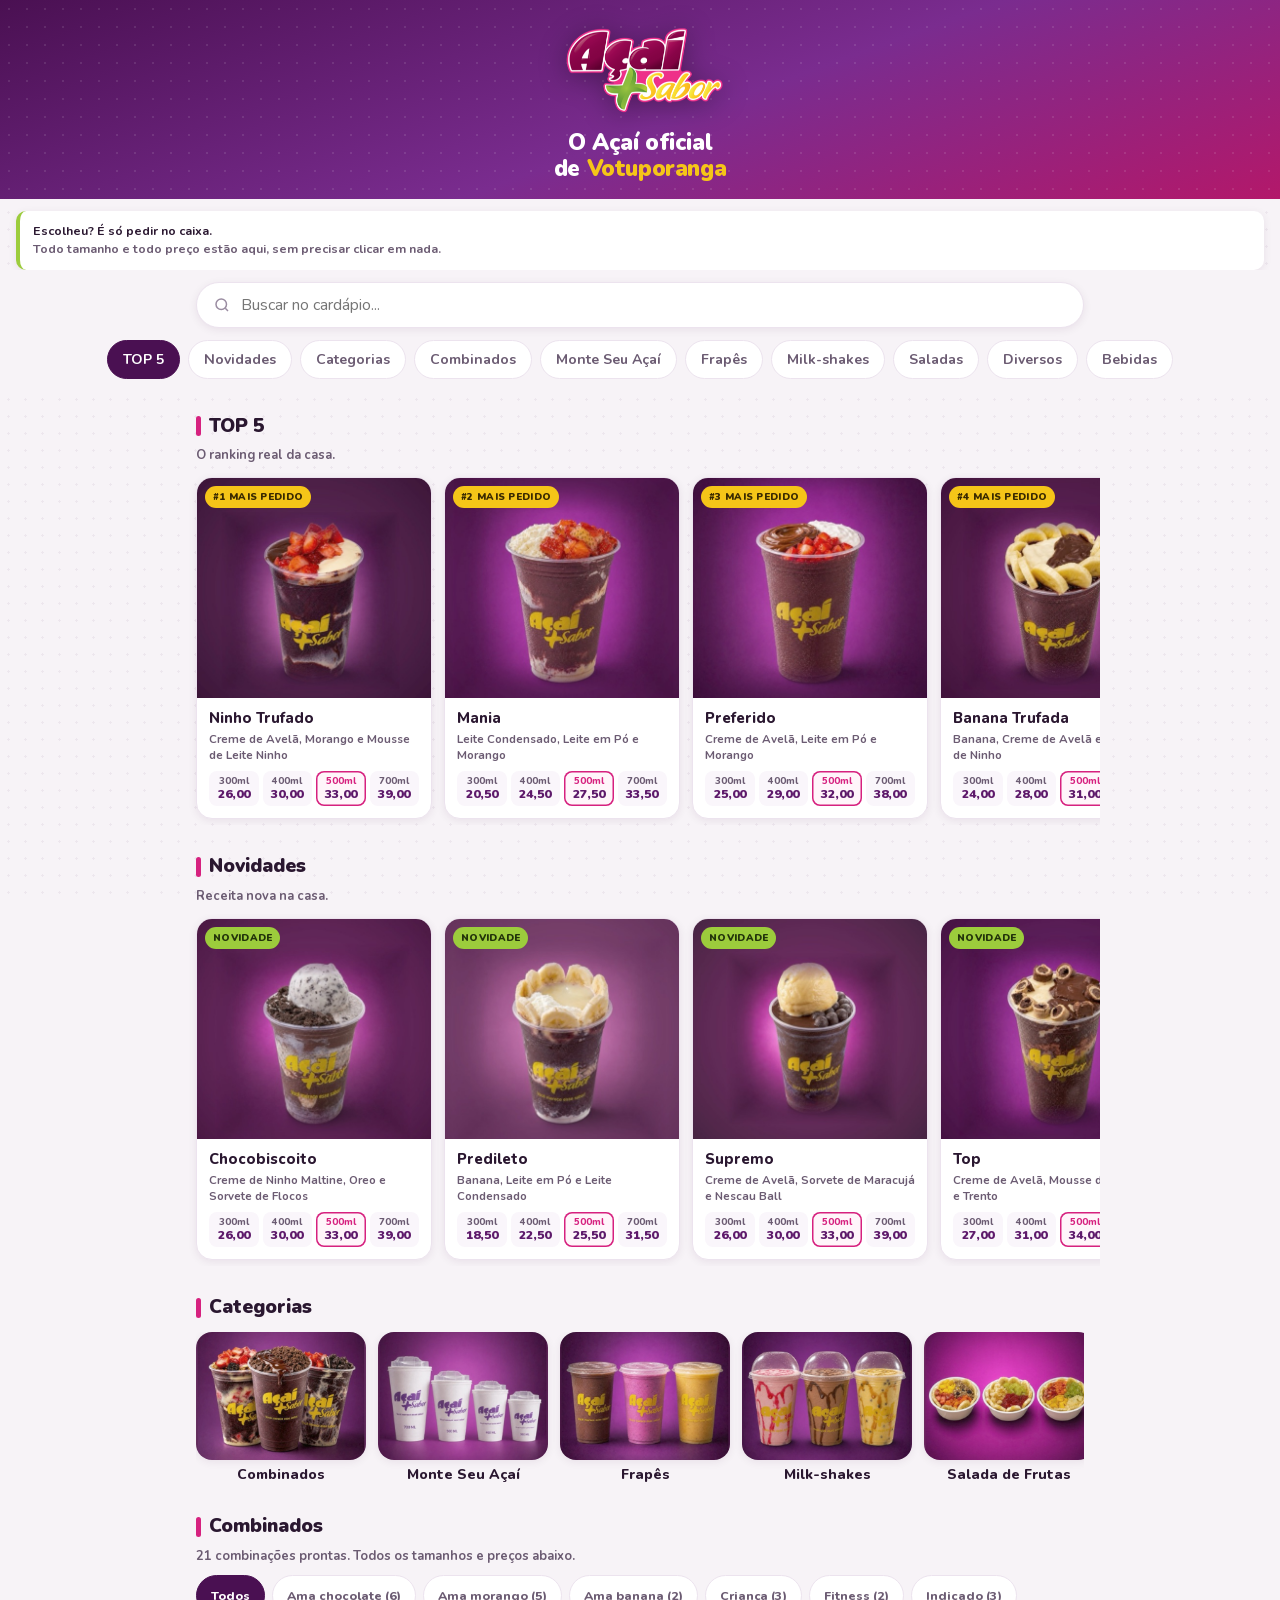
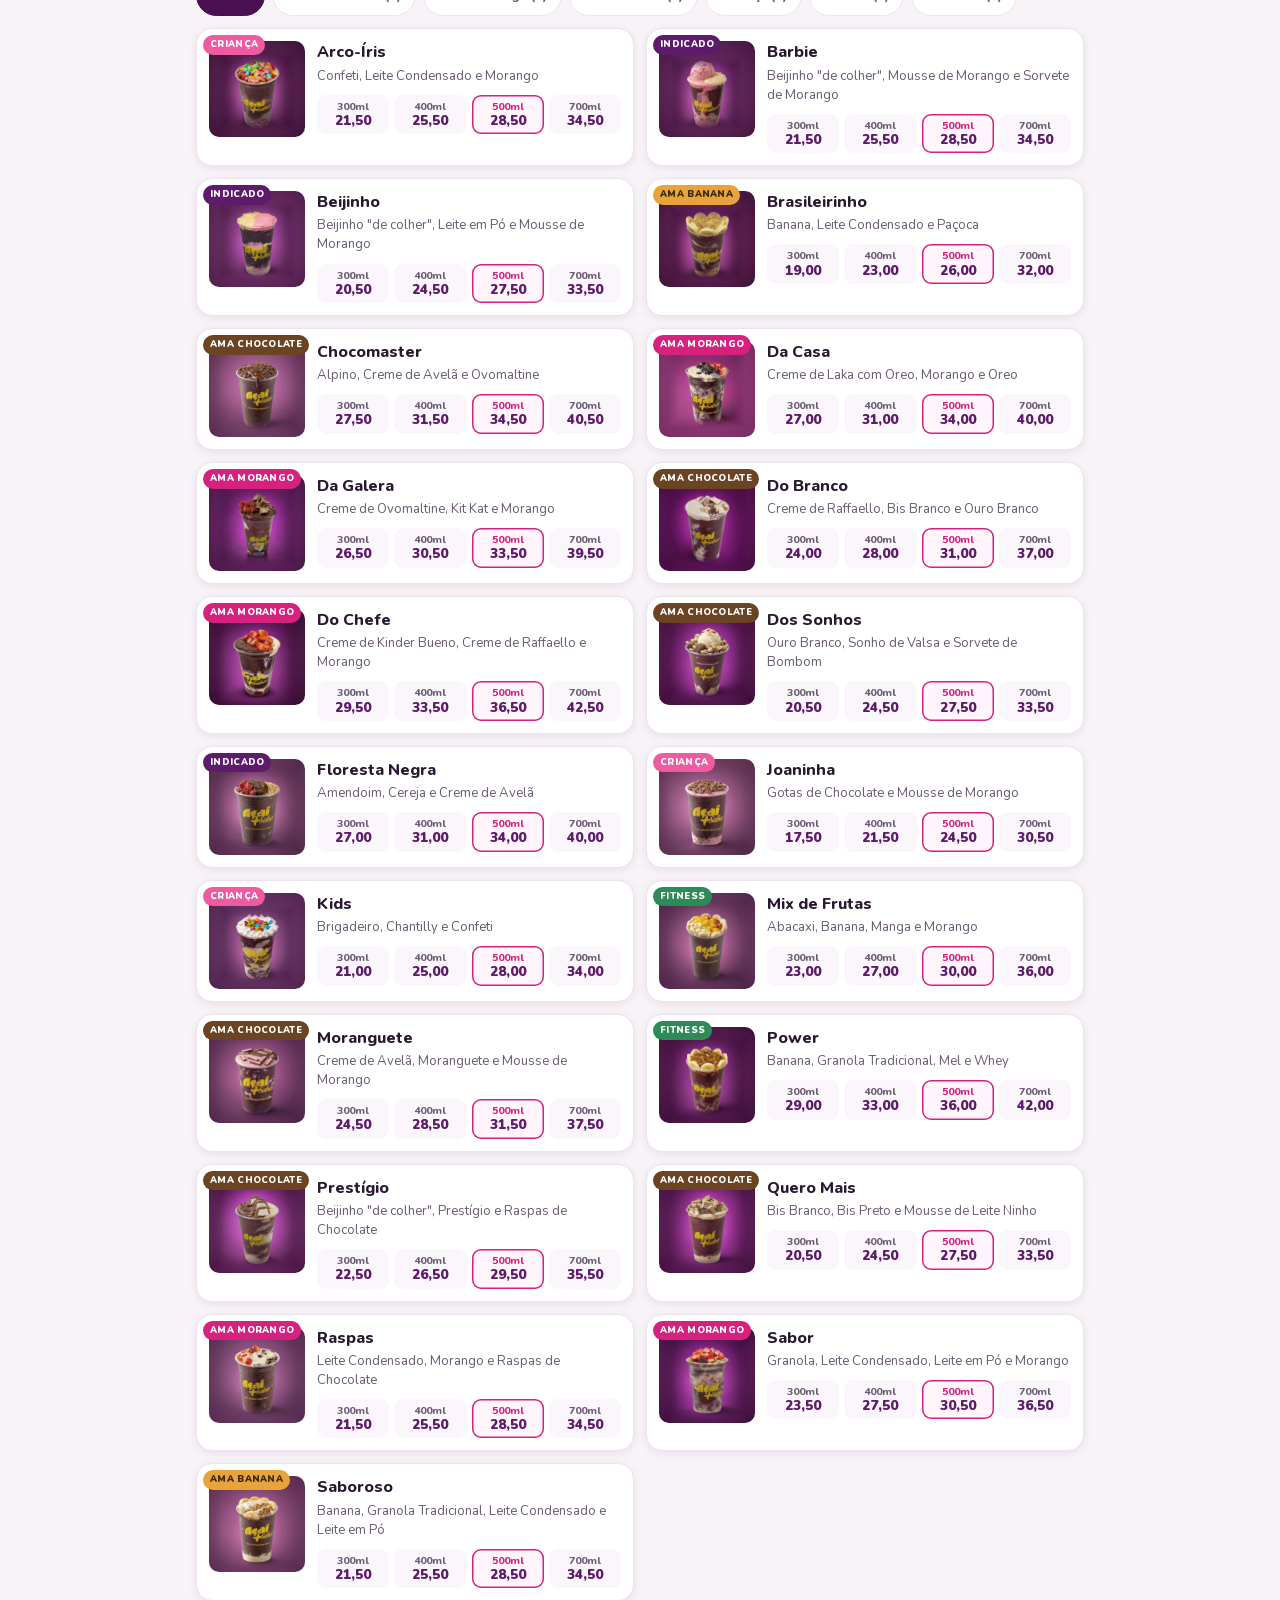
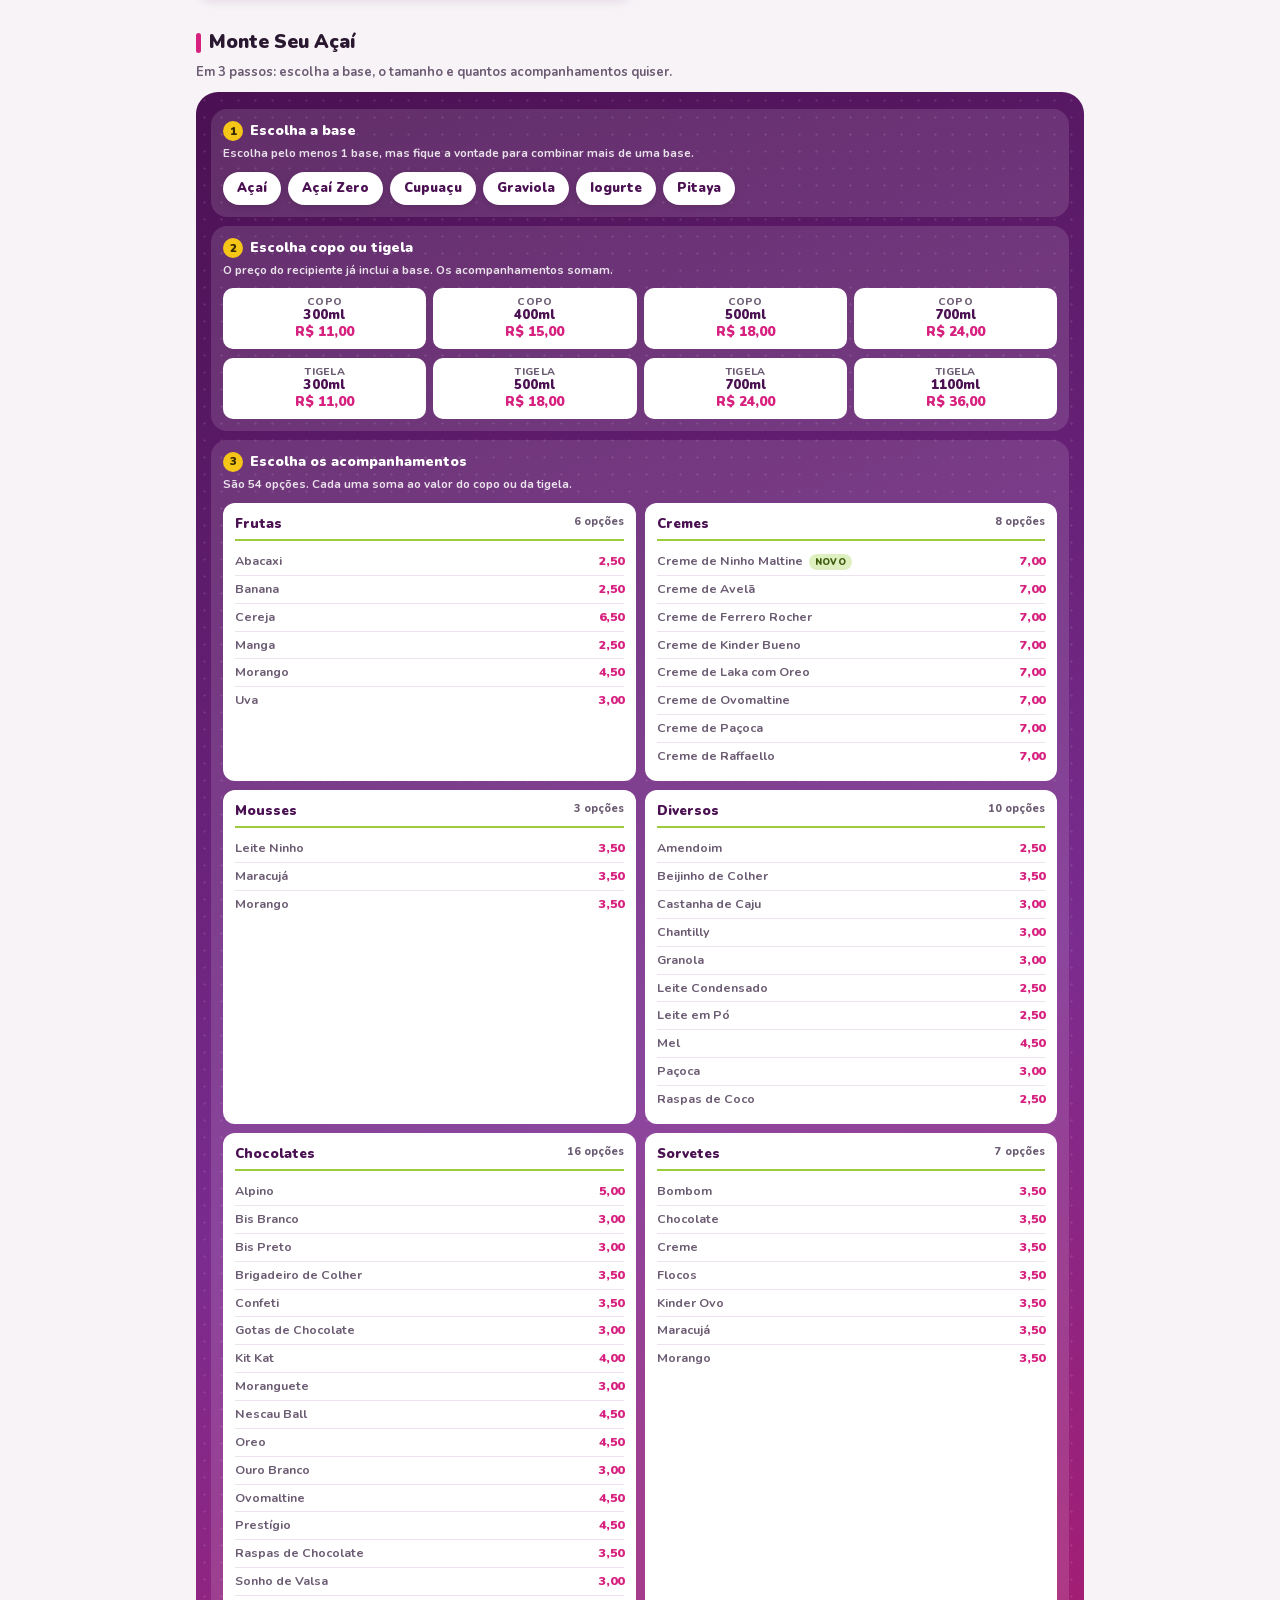
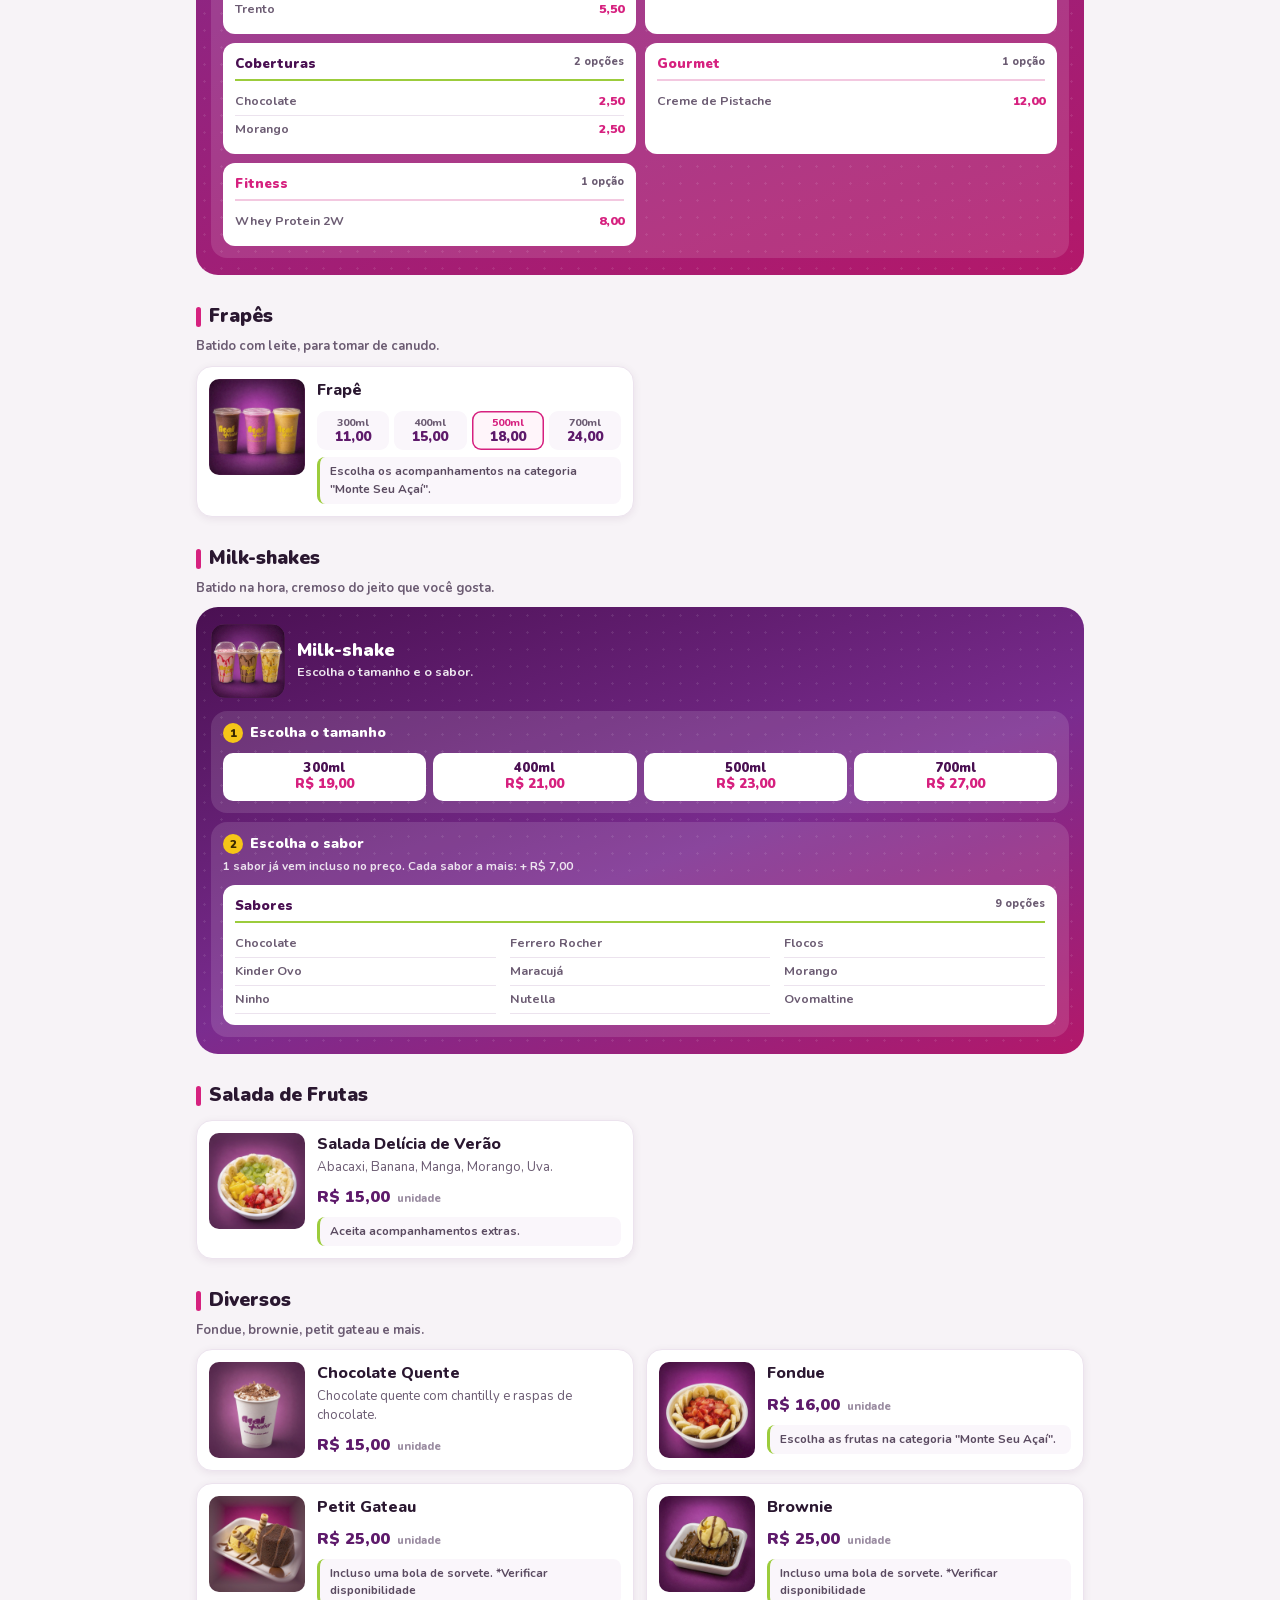
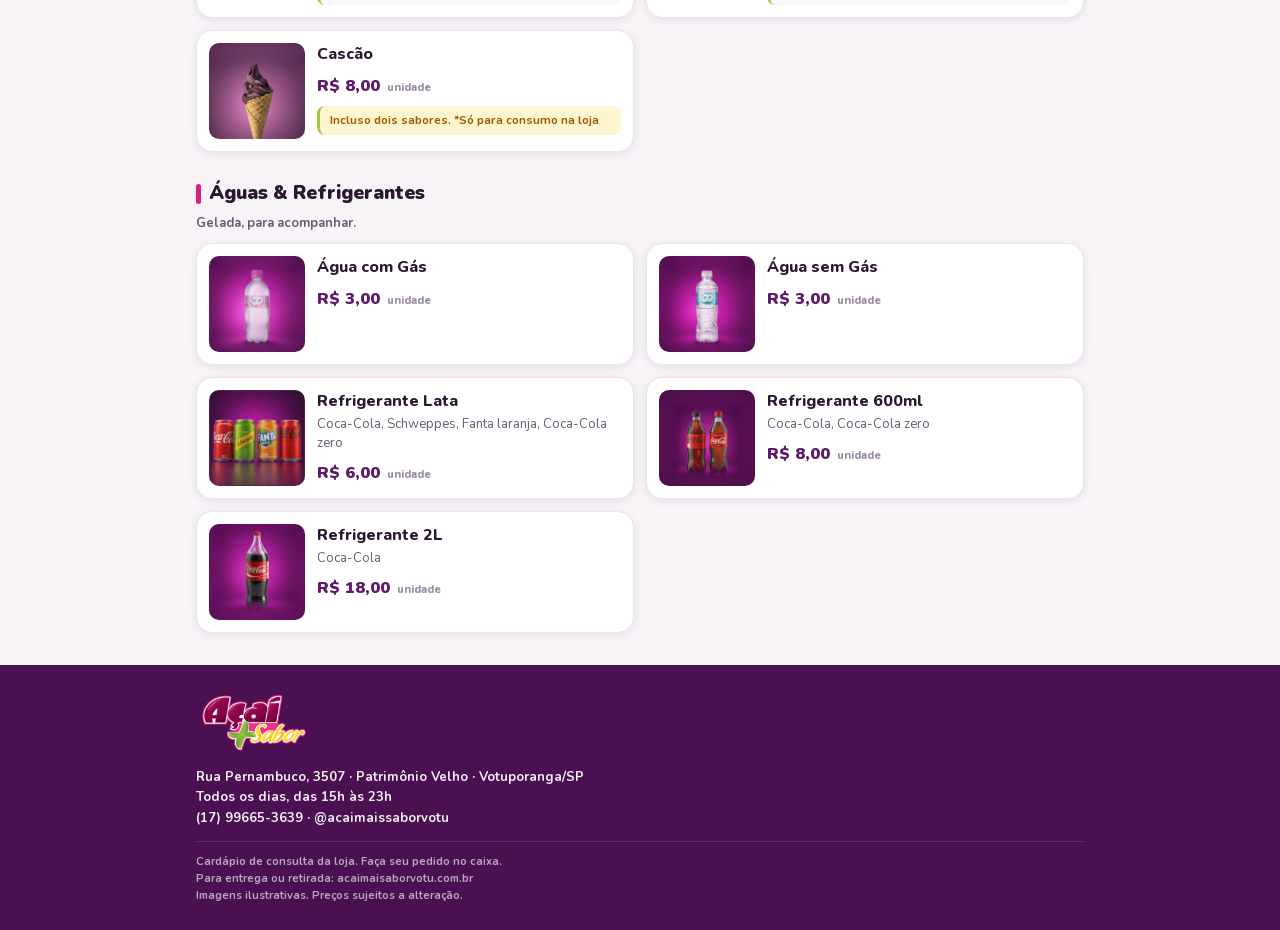
<file: app/cardapio-loja/index.html>
<!DOCTYPE html><html lang="pt-BR"><head><meta charset="utf-8">
<meta name="viewport" content="width=device-width,initial-scale=1,viewport-fit=cover">
<title>Cardápio da Loja · Açaí Mais Sabor</title><meta name="theme-color" content="#4a1052">
<meta name="robots" content="noindex">
<style>
@font-face{
  font-family: 'Nunito';
  font-style: normal;
  font-weight: 400 900;
  font-display: swap;
  src:url([data-uri]) format('woff2');
  unicode-range: U+0000-00FF, U+0131, U+0152-0153, U+02BB-02BC, U+02C6, U+02DA, U+02DC, U+0304, U+0308, U+0329, U+2000-206F, U+20AC, U+2122, U+2191, U+2193, U+2212, U+2215, U+FEFF, U+FFFD;
}
/* =========================================================================
   AÇAÍ MAIS SABOR — Design System
   Paleta extraída do cardápio: roxo profundo, magenta, verde-limão, amarelo.
   Mobile-first. Estética de app de delivery premium.
   ========================================================================= */

@import url('https://fonts.googleapis.com/css2?family=Nunito:wght@400;600;700;800;900&family=Pacifico&display=swap');

:root {
  /* Marca */
  --roxo-900: #38103d;
  --roxo-800: #4a1052;
  --roxo-700: #5e1a6b;
  --roxo-600: #7a2c8f;
  --magenta: #d6217f;
  --magenta-dark: #b3186a;
  --rosa: #ef5ba1;
  --lima: #9ccc3c;
  --lima-dark: #7da82d;
  --amarelo: #f5c518;
  --amarelo-dark: #e0ad00;

  /* Neutros */
  --bg: #f7f3f7;
  --surface: #ffffff;
  --surface-2: #faf6fb;
  --line: #ece3ee;
  --ink: #2a1730;
  --ink-soft: #6b5b72;
  --ink-mute: #9a8ca1;

  /* Sistema */
  --ok: #2bae66;
  --warn: #e8973a;
  --danger: #e03e3e;

  /* Gradientes */
  --grad-marca: linear-gradient(135deg, var(--roxo-800) 0%, var(--magenta) 100%);
  --grad-acai: linear-gradient(160deg, #4a1052 0%, #7a2c8f 55%, #b3186a 100%);

  /* Raio e sombra */
  --r-sm: 10px;
  --r-md: 16px;
  --r-lg: 22px;
  --r-xl: 30px;
  --sh-1: 0 2px 8px rgba(58, 16, 61, 0.08);
  --sh-2: 0 8px 24px rgba(58, 16, 61, 0.12);
  --sh-3: 0 16px 44px rgba(58, 16, 61, 0.18);

  --maxw: 920px;
  --header-h: 60px;
  --font: 'Nunito', system-ui, -apple-system, 'Segoe UI', Roboto, sans-serif;
}

* { box-sizing: border-box; margin: 0; padding: 0; }
html { -webkit-text-size-adjust: 100%; }
body {
  font-family: var(--font);
  color: var(--ink);
  background: var(--bg);
  line-height: 1.45;
  -webkit-font-smoothing: antialiased;
  overscroll-behavior-y: none;
}
img { max-width: 100%; display: block; }
button { font-family: inherit; cursor: pointer; border: none; background: none; color: inherit; }
input, select, textarea { font-family: inherit; font-size: 16px; }
a { color: inherit; text-decoration: none; }
.container { width: 100%; max-width: var(--maxw); margin-inline: auto; padding-inline: 16px; }
.hidden { display: none !important; }

/* ---- Logo wordmark (recriado em CSS) ---- */
.logo {
  display: inline-flex; align-items: baseline; gap: 4px; line-height: 1; user-select: none;
}
.logo .a {
  font-family: 'Pacifico', cursive; font-size: 1.5rem; color: var(--amarelo);
  text-shadow: 0 1px 0 rgba(0, 0, 0, 0.18);
}
.logo .s {
  font-family: 'Pacifico', cursive; font-size: 1.05rem; color: #fff; transform: translateY(-2px);
}
.logo.on-light .a { color: var(--magenta); }
.logo.on-light .s { color: var(--amarelo-dark); }

/* ---- Botões ---- */
.btn {
  display: inline-flex; align-items: center; justify-content: center; gap: 8px;
  font-weight: 800; font-size: 1rem; padding: 13px 20px; border-radius: 999px;
  transition: transform .08s ease, box-shadow .2s ease, background .2s ease;
  white-space: nowrap;
}
.btn:active { transform: scale(.97); }
.btn-primary { background: var(--magenta); color: #fff; box-shadow: 0 6px 16px rgba(214, 33, 127, .35); }
.btn-primary:hover { background: var(--magenta-dark); }
.btn-amarelo { background: var(--amarelo); color: var(--roxo-900); box-shadow: 0 6px 16px rgba(245, 197, 24, .4); }
.btn-amarelo:hover { background: var(--amarelo-dark); }
.btn-ghost { background: var(--surface-2); color: var(--ink); border: 1.5px solid var(--line); font-weight: 700; }
.btn-ghost:hover { border-color: var(--magenta); color: var(--magenta); }
.btn-block { width: 100%; }
.btn:disabled { opacity: .5; cursor: not-allowed; box-shadow: none; }

/* ---- Pills / chips ---- */
.pill {
  display: inline-flex; align-items: center; gap: 6px; font-size: .8rem; font-weight: 700;
  padding: 5px 11px; border-radius: 999px; background: var(--surface-2); color: var(--ink-soft);
}
.pill .dot { width: 8px; height: 8px; border-radius: 50%; background: currentColor; }
.pill-ok { background: rgba(43, 174, 102, .12); color: #1d894e; }
.pill-closed { background: rgba(224, 62, 62, .12); color: var(--danger); }
.badge-novo { background: var(--lima); color: #243b00; font-size: .68rem; font-weight: 800; padding: 2px 7px; border-radius: 6px; text-transform: uppercase; letter-spacing: .3px; }

/* ---- Header ---- */
.app-header {
  position: sticky; top: 0; z-index: 40; background: #fff; color: var(--ink);
  box-shadow: var(--sh-1); border-bottom: 3px solid var(--magenta);
}
.app-header .icon-btn { background: var(--surface-2); color: var(--magenta); }
.app-header .icon-btn:hover { background: #f3e7f4; }
.logo-img { height: 36px; width: auto; display: block; }
.app-header .bar { display: flex; align-items: center; gap: 12px; height: var(--header-h); }
.app-header .store { display: flex; flex-direction: column; line-height: 1.1; min-width: 0; }
.app-header .store b { font-size: .98rem; font-weight: 800; white-space: nowrap; overflow: hidden; text-overflow: ellipsis; }
.app-header .store span { font-size: .72rem; opacity: .85; }
.app-header .spacer { flex: 1; }
.icon-btn {
  width: 42px; height: 42px; border-radius: 50%; display: grid; place-items: center;
  background: rgba(255, 255, 255, .15); color: #fff; position: relative;
}
.icon-btn:hover { background: rgba(255, 255, 255, .26); }
.icon-btn .count {
  position: absolute; top: -3px; right: -3px; min-width: 19px; height: 19px; padding: 0 5px;
  background: var(--amarelo); color: var(--roxo-900); border-radius: 999px; font-size: .7rem;
  font-weight: 900; display: grid; place-items: center;
}

/* ---- Hero ---- */
.hero { background: linear-gradient(180deg, #fcf6f0 0%, #f5ebf2 100%); color: var(--roxo-800); padding: 14px 0 16px; text-align: center; }
.hero .inner { display: flex; flex-direction: column; align-items: center; gap: 3px; }
.hero-logo { width: min(190px, 46%); height: auto; filter: drop-shadow(0 5px 13px rgba(74, 16, 82, .18)); }
.hero-h1 { font-size: 1.18rem; font-weight: 900; color: var(--roxo-800); margin-top: 7px; line-height: 1.2; }
.hero-sub { font-size: .86rem; color: var(--roxo-700); opacity: .9; max-width: 520px; margin: 4px auto 0; }
.hero-status { margin-top: 9px; }

/* ---- Busca ---- */
.search-wrap { position: sticky; top: var(--header-h); z-index: 30; background: var(--bg); padding-top: 12px; }
.search {
  display: flex; align-items: center; gap: 10px; background: var(--surface); border: 1.5px solid var(--line);
  border-radius: 999px; padding: 11px 16px; box-shadow: var(--sh-1);
}
.search:focus-within { border-color: var(--magenta); }
.search input { border: none; outline: none; flex: 1; background: none; color: var(--ink); }
.search svg { width: 18px; height: 18px; color: var(--ink-mute); }

/* ---- Nav de categorias ---- */
.cat-nav { position: sticky; top: calc(var(--header-h) + 58px); z-index: 29; background: var(--bg); }
.cat-nav .track { display: flex; gap: 8px; overflow-x: auto; padding: 12px 16px; scrollbar-width: none; justify-content: safe center; }
.cat-nav .track::-webkit-scrollbar { display: none; }
.cat-nav button {
  flex: none; font-weight: 700; font-size: .88rem; color: var(--ink-soft); padding: 9px 15px;
  border-radius: 999px; background: var(--surface); border: 1.5px solid var(--line); transition: all .15s;
}
.cat-nav button.active { background: var(--roxo-800); color: #fff; border-color: var(--roxo-800); }

/* ---- Seções e cards ---- */
.section { padding: 8px 0 6px; scroll-margin-top: 180px; }
.section h2 {
  font-size: 1.2rem; font-weight: 900; color: var(--ink); margin: 14px 0 10px;
  display: flex; align-items: center; gap: 8px;
}
.section h2::before { content: ''; width: 5px; height: 20px; border-radius: 4px; background: var(--magenta); }

.grid { display: grid; grid-template-columns: 1fr; gap: 12px; }
@media (min-width: 560px) { .grid { grid-template-columns: 1fr 1fr; } }

.card {
  display: flex; gap: 12px; background: var(--surface); border-radius: var(--r-md); padding: 12px;
  box-shadow: var(--sh-1); border: 1px solid var(--line); cursor: pointer; transition: transform .1s, box-shadow .2s;
  position: relative; overflow: hidden;
}
.card:hover { box-shadow: var(--sh-2); transform: translateY(-1px); }
.card .thumb {
  width: 92px; height: 92px; border-radius: var(--r-sm); flex: none; object-fit: cover;
  background: var(--grad-acai); position: relative; overflow: hidden;
}
.card .thumb.ph { display: grid; place-items: center; }
.card .thumb.ph span { font-size: 2rem; filter: drop-shadow(0 2px 4px rgba(0, 0, 0, .25)); }
.card .body { flex: 1; min-width: 0; display: flex; flex-direction: column; }
.card .body h3 { font-size: 1rem; font-weight: 800; color: var(--ink); }
.card .body p { font-size: .82rem; color: var(--ink-soft); margin-top: 2px; flex: 1;
  display: -webkit-box; -webkit-line-clamp: 2; -webkit-box-orient: vertical; overflow: hidden; }
.card .price { margin-top: 6px; display: flex; align-items: center; justify-content: space-between; }
.card .price .val { font-size: 1.02rem; font-weight: 900; color: var(--roxo-700); }
.card .price .from { font-size: .72rem; color: var(--ink-mute); font-weight: 700; }
.card .add {
  width: 34px; height: 34px; border-radius: 10px; background: var(--magenta); color: #fff;
  display: grid; place-items: center; font-size: 1.3rem; font-weight: 700; flex: none;
}
.card.out { opacity: .55; }
.card.out .add { background: var(--ink-mute); }
.card .out-tag {
  position: absolute; top: 8px; left: 8px; background: var(--danger); color: #fff;
  font-size: .66rem; font-weight: 800; padding: 3px 8px; border-radius: 6px;
}

/* Card destaque (carrossel horizontal) */
.featured { display: flex; gap: 12px; overflow-x: auto; padding: 4px 16px 6px; scroll-snap-type: x mandatory; scroll-padding-left: 16px; scrollbar-width: none; max-width: var(--maxw); margin-inline: auto; }
.featured::-webkit-scrollbar { display: none; }
.fcard {
  flex: none; width: 180px; scroll-snap-align: start; background: var(--surface); border-radius: var(--r-md);
  box-shadow: var(--sh-1); border: 1px solid var(--line); overflow: hidden; cursor: pointer; transition: transform .1s, box-shadow .2s;
}
.fcard:hover { box-shadow: var(--sh-2); transform: translateY(-2px); }
.fcard .ph { height: 130px; background: var(--grad-acai); display: grid; place-items: center; }
.fcard .ph span { font-size: 2.6rem; filter: drop-shadow(0 3px 6px rgba(0, 0, 0, .3)); }
.fcard img.ph { width: 100%; height: 130px; object-fit: cover; display: block; }
.fcard .fbody { padding: 10px 12px 12px; }
.fcard .fbody h3 { font-size: .92rem; font-weight: 800; }
.fcard .fbody .val { font-size: .95rem; font-weight: 900; color: var(--roxo-700); margin-top: 4px; }
.fcard .fbody .from { font-size: .68rem; color: var(--ink-mute); font-weight: 700; }

/* ---- Sacola flutuante ---- */
.cart-bar {
  position: fixed; left: 0; right: 0; bottom: 0; z-index: 35; padding: 10px 16px calc(10px + env(safe-area-inset-bottom));
  transform: translateY(140%); transition: transform .25s cubic-bezier(.2,.8,.2,1);
}
.cart-bar.show { transform: translateY(0); }
.cart-bar .inner {
  max-width: var(--maxw); margin-inline: auto; background: var(--magenta); color: #fff; border-radius: 999px;
  padding: 13px 18px; display: flex; align-items: center; gap: 12px; box-shadow: var(--sh-3); font-weight: 800;
}
.cart-bar .inner .qty { background: rgba(255,255,255,.22); border-radius: 999px; padding: 3px 11px; font-size: .9rem; }
.cart-bar .inner .lbl { flex: 1; }
.cart-bar .inner .tot { font-size: 1.05rem; }

/* ---- Modal / bottom sheet ---- */
.overlay {
  position: fixed; inset: 0; z-index: 50; background: rgba(40, 12, 44, .55); backdrop-filter: blur(2px);
  display: flex; align-items: flex-end; justify-content: center; opacity: 0; pointer-events: none; transition: opacity .2s;
}
.overlay.show { opacity: 1; pointer-events: auto; }
.sheet {
  width: 100%; max-width: var(--maxw); max-height: 92vh; background: var(--surface);
  border-radius: var(--r-xl) var(--r-xl) 0 0; display: flex; flex-direction: column; overflow: hidden;
  transform: translateY(100%); transition: transform .28s cubic-bezier(.2,.8,.2,1);
}
.overlay.show .sheet { transform: translateY(0); }
@media (min-width: 600px) {
  .overlay { align-items: center; padding: 20px; }
  .sheet { border-radius: var(--r-xl); max-height: 88vh; max-width: 480px; }
}
.sheet .sheet-hero { position: relative; height: min(280px, 40vh); background: var(--grad-acai); display: grid; place-items: center; flex: none; overflow: hidden; }
.sheet .sheet-hero span.emoji { font-size: 3.4rem; filter: drop-shadow(0 4px 8px rgba(0,0,0,.3)); }
/* Foto preenchendo a moldura, enquadrada do meio pro topo do copo (sem faixa fina) */
.sheet .sheet-hero img { position: absolute; inset: 0; width: 100%; height: 100%; object-fit: cover; object-position: center top; }
.sheet .close {
  position: absolute; top: 12px; right: 12px; z-index: 2; width: 38px; height: 38px; border-radius: 50%;
  background: rgba(255,255,255,.9); color: var(--ink); display: grid; place-items: center; font-size: 1.3rem; box-shadow: var(--sh-1);
}
.sheet .sheet-body { overflow-y: auto; padding: 16px; flex: 1; -webkit-overflow-scrolling: touch; }
.sheet .sheet-title { font-size: 1.3rem; font-weight: 900; }
.sheet .sheet-desc { color: var(--ink-soft); font-size: .9rem; margin-top: 3px; }
.sheet .sheet-foot {
  flex: none; padding: 12px 16px calc(12px + env(safe-area-inset-bottom)); border-top: 1px solid var(--line);
  display: flex; align-items: center; gap: 12px; background: var(--surface);
}

/* ---- Grupos de opção ---- */
.opt-group { margin-top: 18px; }
.opt-group:first-child { margin-top: 4px; }
.opt-head { display: flex; align-items: center; justify-content: space-between; margin-bottom: 9px; }
.opt-head .t { font-weight: 800; font-size: 1rem; }
.opt-head .t small { display: block; font-weight: 600; font-size: .76rem; color: var(--ink-mute); }
.opt-req { font-size: .68rem; font-weight: 800; text-transform: uppercase; letter-spacing: .4px;
  background: var(--roxo-800); color: #fff; padding: 3px 8px; border-radius: 6px; }
.opt-opt { font-size: .72rem; color: var(--ink-mute); font-weight: 700; }

/* opção selecionável (radio/checkbox card) */
.opt {
  display: flex; align-items: center; gap: 12px; padding: 12px; border: 1.5px solid var(--line);
  border-radius: var(--r-sm); margin-bottom: 8px; background: var(--surface); transition: border-color .12s, background .12s;
}
.opt:hover { border-color: var(--rosa); }
.opt.sel { border-color: var(--magenta); background: rgba(214, 33, 127, .05); }
.opt.out { opacity: .55; pointer-events: none; background: var(--surface-2); }
.opt.out .oname { text-decoration: line-through; }
.opt .out-tag { font-size: .64rem; font-weight: 800; text-transform: uppercase; letter-spacing: .4px; padding: 3px 9px; border-radius: 999px; background: rgba(224, 62, 62, .12); color: var(--danger); }
.opt .oname { flex: 1; font-weight: 700; font-size: .94rem; }
.opt .oprice { font-weight: 800; font-size: .88rem; color: var(--roxo-700); }
.opt .oprice.free { color: var(--ok); }
.opt .mark { width: 22px; height: 22px; border-radius: 50%; border: 2px solid var(--line); flex: none; display: grid; place-items: center; }
.opt.sel .mark { border-color: var(--magenta); background: var(--magenta); color: #fff; }
.opt .mark.sq { border-radius: 7px; }

/* stepper +/- */
.stepper { display: flex; align-items: center; gap: 10px; flex: none; }
.stepper button { width: 30px; height: 30px; border-radius: 9px; background: var(--surface-2); border: 1.5px solid var(--line);
  font-size: 1.2rem; font-weight: 800; color: var(--magenta); display: grid; place-items: center; }
.stepper button:disabled { color: var(--ink-mute); opacity: .5; }
.stepper .n { min-width: 18px; text-align: center; font-weight: 800; }

textarea.obs { width: 100%; border: 1.5px solid var(--line); border-radius: var(--r-sm); padding: 11px; resize: vertical; min-height: 64px; outline: none; }
textarea.obs:focus { border-color: var(--magenta); }

/* ---- Toast ---- */
.toast-wrap { position: fixed; left: 0; right: 0; bottom: 86px; z-index: 60; display: flex; flex-direction: column; align-items: center; gap: 8px; pointer-events: none; }
.toast { background: var(--roxo-900); color: #fff; padding: 11px 18px; border-radius: 999px; font-weight: 700; font-size: .88rem; box-shadow: var(--sh-3);
  opacity: 0; transform: translateY(10px); transition: all .2s; }
.toast.show { opacity: 1; transform: translateY(0); }

/* ---- Aviso fechado ---- */
.closed-banner { background: var(--roxo-900); color: #fff; text-align: center; font-weight: 700; font-size: .86rem; padding: 9px 16px; }
.closed-banner b { color: var(--amarelo); }

/* utilidades */
.muted { color: var(--ink-soft); }
.center { text-align: center; }
.mt8 { margin-top: 8px; } .mt16 { margin-top: 16px; }
.spin { width: 30px; height: 30px; border: 3px solid var(--line); border-top-color: var(--magenta); border-radius: 50%; animation: sp 1s linear infinite; }
@keyframes sp { to { transform: rotate(360deg); } }

/* ---- Tiles de Categorias (rolagem horizontal, igual referência) ---- */
.cats-wrap { position: relative; }
.cats-row { display: flex; gap: 12px; overflow-x: auto; scroll-snap-type: x proximity; scrollbar-width: none; padding-bottom: 2px; }
.cats-row::-webkit-scrollbar { display: none; }
.cat-tile { flex: 0 0 auto; width: 170px; scroll-snap-align: start; display: flex; flex-direction: column; align-items: center; gap: 7px; background: none; cursor: pointer; }
.cat-tile .ct-img { width: 170px; height: 128px; border-radius: var(--r-md); object-fit: cover; background: var(--grad-acai); box-shadow: var(--sh-1); display: grid; place-items: center; transition: box-shadow .2s, transform .1s; }
.cat-tile .ct-img.ph span { font-size: 2.8rem; filter: drop-shadow(0 2px 5px rgba(0, 0, 0, .3)); }
.cat-tile .ct-name { font-size: .88rem; font-weight: 800; color: var(--ink); text-align: center; line-height: 1.15; }
.cat-tile:hover .ct-img { box-shadow: var(--sh-2); transform: translateY(-2px); }
.cats-arrow { position: absolute; right: 2px; top: 64px; transform: translateY(-50%); width: 40px; height: 40px; border-radius: 50%; background: #fff; box-shadow: var(--sh-2); display: grid; place-items: center; font-size: 1.7rem; font-weight: 700; color: var(--magenta); z-index: 2; }
.cats-arrow:hover { background: var(--surface-2); }

/* ---- Seletor de recipiente (modal) ---- */
.seg-recip { display: flex; gap: 6px; padding: 6px; background: var(--surface-2); border-radius: var(--r-sm); margin-bottom: 8px; }
.opt-hint { color: var(--ink-mute); font-size: .88rem; padding: 14px 4px; text-align: center; border: 1.5px dashed var(--line); border-radius: var(--r-sm); }

/* ---- Botão WhatsApp ---- */
.btn-whats { background: #25d366; color: #fff; box-shadow: 0 6px 16px rgba(37, 211, 102, .4); display: inline-flex; align-items: center; justify-content: center; }
.btn-whats:hover { background: #1eb858; }

/* ---- Barra de acompanhamento de pedido ---- */
.order-track { display: flex; align-items: center; gap: 12px; margin: 12px 16px 0; padding: 12px 14px; border-radius: var(--r-md); background: var(--grad-acai); color: #fff; box-shadow: var(--sh-2); cursor: pointer; }
.order-track .ot-pulse { flex: 0 0 auto; width: 11px; height: 11px; border-radius: 50%; background: #5dff9b; box-shadow: 0 0 0 0 rgba(93, 255, 155, .7); animation: otpulse 1.8s infinite; }
@keyframes otpulse { 0% { box-shadow: 0 0 0 0 rgba(93, 255, 155, .6); } 70% { box-shadow: 0 0 0 9px rgba(93, 255, 155, 0); } 100% { box-shadow: 0 0 0 0 rgba(93, 255, 155, 0); } }
.order-track .ot-info { flex: 1; min-width: 0; }
.order-track .ot-num { font-size: .76rem; opacity: .85; font-weight: 700; }
.order-track .ot-status { font-size: 1.02rem; font-weight: 900; line-height: 1.2; }
.order-track .ot-cta { flex: 0 0 auto; font-weight: 800; font-size: .9rem; background: rgba(255, 255, 255, .18); padding: 7px 12px; border-radius: 999px; }

/* ---- Painel: status manual da loja (abrir/fechar) ---- */
.status-opts { display: flex; gap: 8px; flex-wrap: wrap; }
.status-opt { flex: 1; min-width: 150px; text-align: left; padding: 11px 13px; border-radius: var(--r-md); border: 1.5px solid var(--line); background: var(--surface); cursor: pointer; transition: border-color .15s, background .15s; }
.status-opt:active { transform: scale(.99); }
.status-opt.active { border-color: var(--magenta); background: var(--surface-2); box-shadow: var(--sh-1); }
.status-opt .so-label { font-weight: 800; font-size: .96rem; color: var(--ink); }
.status-opt .so-desc { font-size: .76rem; color: var(--ink-soft); margin-top: 2px; }
.status-warn { margin-top: 12px; padding: 10px 13px; border-radius: var(--r-md); background: #fff4e5; color: #8a4b00; font-size: .82rem; font-weight: 700; line-height: 1.35; }

/* ---- Tempo máximo no card do pedido (painel) ---- */
.order .oeta { display: inline-block; margin: 5px 0 2px; font-weight: 800; font-size: .88rem; color: var(--roxo-700); background: var(--surface-2); border: 1px solid var(--line); padding: 3px 10px; border-radius: 999px; }

/* ---- Tabelas do painel de Atribuição (funil + vendas) ---- */
.atrib-table { width: 100%; border-collapse: collapse; font-size: .86rem; }
.atrib-table th, .atrib-table td { padding: 7px 10px; text-align: left; white-space: nowrap; border-bottom: 1px solid var(--line); }
.atrib-table th { font-size: .72rem; text-transform: uppercase; letter-spacing: .3px; color: var(--ink-soft); font-weight: 800; }
.atrib-table tbody tr:last-child td { border-bottom: none; }
.atrib-table th:last-child, .atrib-table td:last-child { text-align: right; }
.atrib-table tbody tr:hover { background: var(--surface-2); }
.atrib-table tbody tr.atrib-click { cursor: pointer; }
.atrib-table tbody tr.atrib-click.active { background: var(--surface-2); box-shadow: inset 3px 0 0 var(--magenta); }
/* Origem líder do funil (mais valor) + barra de valor por linha */
.atrib-table tbody tr.atrib-top { background: color-mix(in srgb, var(--magenta) 7%, transparent); }
.atrib-bar { height: 5px; min-width: 54px; margin-top: 4px; background: var(--surface-2); border-radius: 999px; overflow: hidden; }
.atrib-bar-fill { height: 100%; background: var(--grad-marca); border-radius: 999px; }

/* ---- Jornada de toques (1º -> 2º -> 3º -> comprou) na tabela de vendas ---- */
.jornada { display: flex; align-items: center; gap: 6px; flex-wrap: wrap; white-space: normal; }
.jor-chip { display: inline-flex; flex-direction: column; line-height: 1.15; padding: 4px 9px; border-radius: 999px; background: var(--surface-2); border: 1px solid var(--line); }
.jor-chip b { font-size: .82rem; }
.jor-chip small { font-size: .68rem; color: var(--ink-soft); }
.jor-chip.jor-fim { background: color-mix(in srgb, var(--magenta) 12%, transparent); border-color: var(--magenta); }
.jor-seta { color: var(--ink-soft); font-weight: 800; }
.jor-buy { display: inline-flex; align-items: center; padding: 4px 10px; border-radius: 999px; background: var(--grad-marca); color: #fff; font-size: .78rem; font-weight: 800; }

/* ---- Banner "Repetir último pedido" ---- */
.repeat-bar { display: flex; align-items: center; gap: 12px; margin: 12px 16px 0; padding: 12px 14px; width: calc(100% - 32px); border: none; border-radius: var(--r-md); background: var(--grad-marca); color: #fff; box-shadow: var(--sh-2); cursor: pointer; text-align: left; font: inherit; }
.repeat-bar:active { transform: scale(.99); }
.repeat-bar .rb-ico { flex: 0 0 auto; font-size: 1.35rem; line-height: 1; }
.repeat-bar .rb-info { flex: 1; min-width: 0; }
.repeat-bar .rb-title { font-size: .98rem; font-weight: 800; }
.repeat-bar .rb-sub { font-size: .76rem; color: rgba(255, 255, 255, .85); white-space: nowrap; overflow: hidden; text-overflow: ellipsis; margin-top: 1px; }
.repeat-bar .rb-cta { flex: 0 0 auto; font-weight: 900; font-size: .95rem; background: rgba(255, 255, 255, .18); padding: 6px 12px; border-radius: 999px; }

/* ---- Timeline de status (sheet) ---- */
.timeline { display: flex; flex-direction: column; gap: 0; padding: 6px 4px; }
.timeline .tl-step { display: flex; align-items: center; gap: 13px; padding: 9px 0; position: relative; }
.timeline .tl-step::before { content: ''; position: absolute; left: 17px; top: -16px; width: 2px; height: 28px; background: var(--line); }
.timeline .tl-step:first-child::before { display: none; }
.timeline .tl-dot { flex: 0 0 auto; width: 36px; height: 36px; border-radius: 50%; background: var(--surface-2); border: 2px solid var(--line); display: grid; place-items: center; font-size: 1.1rem; z-index: 1; }
.timeline .tl-txt { font-weight: 700; color: var(--ink-mute); }
.timeline .tl-step.done .tl-dot { background: var(--ok); border-color: var(--ok); }
.timeline .tl-step.done::before { background: var(--ok); }
.timeline .tl-step.done .tl-txt { color: var(--ink); }
.timeline .tl-step.active .tl-dot { background: var(--magenta); border-color: var(--magenta); box-shadow: 0 0 0 4px rgba(214, 33, 127, .18); }
.timeline .tl-step.active .tl-txt { color: var(--magenta); font-weight: 900; }

/* ---- Painel: edição de nome/descrição dos itens ---- */
.menu-item.mi-editavel { align-items: flex-start; flex-wrap: wrap; }
.menu-item .mi-edit { width: 100%; border: 1.5px solid var(--line); border-radius: 8px; padding: 7px 9px; font-size: .92rem; font-weight: 700; color: var(--ink); outline: none; }
.menu-item .mi-edit:focus { border-color: var(--magenta); }
.menu-item .mi-edit.mi-desc { font-weight: 400; font-size: .82rem; margin-top: 5px; color: var(--ink-soft); }

/* ---- CRM (aba Clientes) ---- */
.crm-toolbar { display: flex; gap: 8px; align-items: center; flex-wrap: wrap; margin-bottom: 10px; }
.crm-search { flex: 1; min-width: 160px; border: 1.5px solid var(--line); border-radius: 10px; padding: 9px 11px; outline: none; }
.crm-search:focus { border-color: var(--magenta); }
.crm-select { border: 1.5px solid var(--line); border-radius: 10px; padding: 9px; background: #fff; }
.crm-chips { display: flex; gap: 6px; flex-wrap: wrap; margin-bottom: 12px; }
.crm-chip { padding: 6px 12px; border-radius: 999px; border: 1.5px solid var(--line); background: var(--surface-2); color: var(--ink-soft); font-weight: 700; font-size: .82rem; cursor: pointer; }
.crm-chip.active { background: var(--magenta); color: #fff; border-color: var(--magenta); }
.crm-lista { display: flex; flex-direction: column; gap: 8px; }
.crm-row { display: flex; align-items: center; gap: 10px; padding: 10px 12px; border: 1px solid var(--line); border-radius: var(--r-md); background: #fff; }
.crm-row.crm-frio { border-left: 4px solid var(--magenta); }
.crm-row.crm-morno { border-left: 4px solid var(--warn); }
.crm-info { flex: 1; min-width: 0; }
.crm-badges { display: flex; gap: 6px; flex-wrap: wrap; margin-top: 5px; }
.crm-badges .pill.crm-frio { background: rgba(214, 33, 127, .12); color: var(--magenta); }
.crm-badges .pill.crm-morno { background: rgba(245, 197, 24, .2); color: var(--amarelo-dark); }
.crm-acoes { display: flex; gap: 6px; flex: 0 0 auto; }
.btn-whats.mini { padding: 7px 11px; }
.crm-pager { display: flex; gap: 10px; align-items: center; justify-content: center; margin-top: 12px; }

/* ---- CRM: tabela de clientes ---- */
.crm-table td.num { text-align: right; font-variant-numeric: tabular-nums; font-weight: 700; }
.crm-table tbody tr.crm-click { cursor: pointer; }
.crm-table tbody tr.crm-click:hover { background: var(--surface-2); }
.crm-table td.crm-acoes { justify-content: flex-end; }
.crm-table .rec-hot { color: #1d894e; font-weight: 700; }
.crm-table .rec-warm { color: var(--amarelo-dark); font-weight: 700; }
.crm-table .rec-cold { color: var(--magenta); font-weight: 800; }
/* Badge de situação (novo / recorrente / carrinho / cancelado) */
.st-badge { display: inline-block; padding: 3px 9px; border-radius: 999px; font-size: .74rem; font-weight: 800; white-space: nowrap; }
.st-novo { background: var(--surface-2); color: var(--ink-soft); }
.st-recor { background: rgba(43, 174, 102, .14); color: #1d894e; }
.st-cart { background: rgba(214, 33, 127, .12); color: var(--magenta); }
.st-cancel { background: rgba(224, 62, 62, .12); color: var(--danger); }
/* Banner de jornada dentro do drawer do cliente */
.crm-banner { padding: 10px 12px; border-radius: var(--r-md); font-size: .88rem; font-weight: 600; }
.crm-banner-ok { background: rgba(43, 174, 102, .1); color: #1d894e; }
.crm-banner-alerta { background: rgba(214, 33, 127, .1); color: var(--magenta); }
.crm-banner-warn { background: rgba(245, 197, 24, .16); color: var(--amarelo-dark); }

/* ---- Dashboard ---- */
.kpi-grid { display: grid; grid-template-columns: repeat(auto-fit, minmax(150px, 1fr)); gap: 8px; }
.kpi { background: var(--surface-2); border: 1px solid var(--line); border-radius: var(--r-md); padding: 12px 10px; text-align: center; min-width: 0; }
.kpi-val { font-size: 1.18rem; font-weight: 900; color: var(--ink); line-height: 1.15; overflow-wrap: anywhere; }
.kpi-lbl { font-size: .76rem; color: var(--ink-soft); margin-top: 3px; }
.kpi-principal { background: var(--grad-marca); border: none; }
.kpi-principal .kpi-val, .kpi-principal .kpi-lbl { color: #fff; }
.kpi-alerta .kpi-val { color: var(--magenta); }
.chart-bars { display: flex; align-items: flex-end; gap: 3px; height: 170px; padding-top: 6px; }
.chart-col { flex: 1; min-width: 0; display: flex; flex-direction: column; align-items: center; height: 100%; }
.chart-bar-wrap { flex: 1; width: 100%; display: flex; align-items: flex-end; }
.chart-bar { width: 100%; background: var(--magenta); border-radius: 3px 3px 0 0; min-height: 2px; }
.chart-lbl { font-size: .62rem; color: var(--ink-mute); margin-top: 4px; white-space: nowrap; }
.rank { display: flex; flex-direction: column; gap: 9px; }
.rank-head { display: flex; justify-content: space-between; gap: 8px; font-size: .9rem; margin-bottom: 3px; }
.rank-head b { white-space: nowrap; color: var(--magenta); }
.rank-track { height: 7px; background: var(--surface-2); border-radius: 999px; overflow: hidden; }
.rank-fill { height: 100%; background: var(--grad-marca); border-radius: 999px; }

/* Editor de sabores das bebidas (painel) */
.tipos-editor { margin: -2px 0 10px; padding: 8px 10px; background: var(--surface-2); border: 1px dashed var(--line); border-radius: 10px; }
.tipos-chips { display: flex; flex-wrap: wrap; gap: 6px; margin: 4px 0; }
.tipo-chip { display: inline-flex; align-items: center; gap: 6px; padding: 4px 6px 4px 11px; border-radius: 999px; background: var(--surface); border: 1.5px solid var(--line); font-size: .85rem; font-weight: 700; color: var(--ink); }
.tipo-chip .tipo-x { border: none; background: transparent; color: var(--ink-mute); cursor: pointer; font-size: .8rem; line-height: 1; padding: 2px; }
.tipo-chip .tipo-x:hover { color: var(--magenta); }
.tipos-add { display: flex; gap: 6px; margin-top: 4px; }
.tipos-add .mi-edit { flex: 1; }

/* ================= modo loja (o resto vem do theme.css do cardápio) ================= */
.search-wrap{top:0} .cat-nav{top:58px}
body{background-image:radial-gradient(circle,rgba(74,16,82,.055) 1.1px,transparent 1.1px);
background-size:17px 17px;background-attachment:fixed}

.hero{background:var(--grad-acai);color:#fff;text-align:center;position:relative;overflow:hidden;padding:16px 0 18px}
.hero::after{content:"";position:absolute;inset:0;pointer-events:none;
background-image:radial-gradient(circle,rgba(255,255,255,.10) 1.4px,transparent 1.4px);background-size:18px 18px}
.hero .inner{position:relative;z-index:2;align-items:center;gap:0}
.hero-top{display:flex;justify-content:center}
.hero-top img{width:min(190px,52%);filter:drop-shadow(0 4px 14px rgba(0,0,0,.32))}
.hero-claim{font-size:1.42rem;font-weight:900;line-height:1.12;letter-spacing:-.4px;margin:11px 0 0}
.hero-claim em{font-style:normal;color:var(--amarelo)}
.hero-badges{display:flex;gap:6px;flex-wrap:wrap;justify-content:center}
.hero-badges span{display:inline-flex;align-items:center;gap:5px;font-size:.72rem;font-weight:800;
padding:6px 11px;border-radius:999px;background:rgba(255,255,255,.16)}
.hero-badges .ok{background:var(--lima);color:#22330a}
.hero-badges i{width:7px;height:7px;border-radius:50%;background:#22330a;display:inline-block}
.qr-nota{display:flex;gap:9px;align-items:flex-start;margin:12px 16px 0;padding:11px 13px;
background:#fff;border-left:4px solid var(--lima);border-radius:10px;box-shadow:var(--sh-1)}
.qr-nota p{font-size:.78rem;font-weight:700;color:var(--ink-soft);line-height:1.45}
.qr-nota b{color:var(--ink)}
.qr-nota a{color:var(--magenta);font-weight:900;text-decoration:underline;text-underline-offset:2px}

/* tags */
.tag{position:absolute;top:6px;left:6px;font-size:.58rem;font-weight:900;padding:3px 7px;border-radius:999px;
letter-spacing:.3px;text-transform:uppercase;z-index:2}
.t-mp{background:var(--amarelo);color:#3a2a00} .t-nv{background:var(--lima);color:#22330a}
.t-ch{background:#6b4423;color:#fff} .t-mo{background:var(--magenta);color:#fff}
.t-ba{background:#e8a33d;color:#3a2a00} .t-ft{background:#2e8b57;color:#fff}
.t-cr{background:var(--rosa);color:#fff} .t-in{background:var(--roxo-700);color:#fff}
.fcard{position:relative} .fcard .tag{top:8px;left:8px;font-size:.62rem;padding:4px 8px}
/* o destaque mostra os mesmos 4 precos da lista: ninguem fica sem saber quanto custa */
.featured .fcard{width:236px}
/* a foto agora vem padronizada e quadrada: o card precisa de altura para
   mostrar o copo inteiro, senao corta o topo */
.fcard img.ph{height:220px}
.card .thumb{width:96px;height:96px}
.fcard .fdesc{font-size:.72rem;font-weight:700;color:var(--ink-soft);line-height:1.35;margin-top:3px}
.fcard .ftams{display:grid;grid-template-columns:repeat(4,minmax(0,1fr));gap:4px;margin-top:8px}
.fcard .ftams>div{background:var(--surface-2);border-radius:8px;padding:5px 2px;text-align:center;line-height:1.14}
.fcard .ftams i{display:block;font-style:normal;font-size:.6rem;font-weight:800;color:#6b5b72}
.fcard .ftams b{display:block;font-size:.77rem;font-weight:900;color:var(--roxo-700);white-space:nowrap}
.fcard .ftams>div.hot{background:#fff5fa;box-shadow:inset 0 0 0 1.5px var(--magenta)}
.fcard .ftams>div.hot i{color:var(--magenta)}

/* filtros */
.filtros{display:flex;gap:7px;flex-wrap:wrap;margin:0 0 12px}
.filtros button{font-size:.78rem;font-weight:800;color:var(--ink-soft);padding:11px 14px;border-radius:999px;
background:var(--surface);border:1.5px solid var(--line);transition:all .15s}
.filtros button.on{background:var(--roxo-800);color:#fff;border-color:var(--roxo-800)}
.featured{scroll-snap-type:none}

/* PREÇOS À VISTA no card — o coração do cardápio de consulta */
.card{align-items:flex-start}
.card .tams{display:grid;grid-template-columns:repeat(4,minmax(0,1fr));gap:5px;margin-top:9px}
.card .tams>div{background:var(--surface-2);border-radius:9px;padding:6px 3px;text-align:center;line-height:1.15}
.card .tams i{display:block;font-style:normal;font-size:.66rem;font-weight:800;color:#6b5b72}
.card .tams b{display:block;font-size:.84rem;font-weight:900;color:var(--roxo-700);white-space:nowrap}
.card .tams>div.hot{background:#fff5fa;box-shadow:inset 0 0 0 1.5px var(--magenta)}
.card .tams>div.hot i{color:var(--magenta)}
.card .uni{margin-top:9px;display:flex;align-items:baseline;gap:7px}
.card .uni b{font-size:1.02rem;font-weight:900;color:var(--roxo-700)}
.card .uni small{font-size:.7rem;color:var(--ink-mute);font-weight:800}
.card .obs{margin-top:7px;font-size:.74rem;font-weight:700;color:#5a4a60;
background:var(--surface-2);border-left:3px solid var(--lima);border-radius:8px;
padding:6px 10px;display:block}
.card .obs.aviso{color:#a05a00;background:rgba(245,197,24,.2)}
@media(max-width:340px){.card .tams b{font-size:.78rem} .card .tams i{font-size:.55rem}}

/* MONTE O SEU: tudo à vista, sem precisar clicar */
.monte-box{background:var(--grad-acai);color:#fff;border-radius:var(--r-lg);padding:17px 15px;overflow:hidden;position:relative}
.monte-box::after{content:"";position:absolute;inset:0;pointer-events:none;
background-image:radial-gradient(circle,rgba(255,255,255,.09) 1.3px,transparent 1.3px);background-size:17px 17px}
.monte-box>*{position:relative;z-index:2}
.monte-box h3{font-size:1.12rem;font-weight:900}
.monte-box .st{font-size:.79rem;opacity:.9;font-weight:700;margin-bottom:13px}
.passo{background:rgba(255,255,255,.12);border-radius:var(--r-md);padding:12px;margin-bottom:9px}
.passo:last-child{margin-bottom:0}
.passo>b{font-size:.88rem;font-weight:900;display:flex;align-items:center;gap:7px}
.passo .n{width:20px;height:20px;border-radius:50%;background:var(--amarelo);color:#3a2a00;
display:grid;place-items:center;font-size:.72rem;font-weight:900;flex:none}
.passo .hint{font-size:.74rem;opacity:.86;font-weight:700;margin-top:4px;line-height:1.4}
.bases{display:flex;flex-wrap:wrap;gap:7px;margin-top:10px}
.base-chip{background:#fff;color:var(--roxo-800);border-radius:999px;padding:7px 14px;
font-size:.82rem;font-weight:900;box-shadow:0 2px 6px rgba(0,0,0,.12)}
.base-chip.off{background:rgba(255,255,255,.22);color:rgba(255,255,255,.6);text-decoration:line-through;box-shadow:none}
.tam4{display:grid;grid-template-columns:repeat(2,minmax(0,1fr));gap:7px;margin-top:9px}
@media(min-width:480px){.tam4{grid-template-columns:repeat(4,minmax(0,1fr))}}
.tam4 div{background:#fff;color:var(--roxo-800);border-radius:10px;padding:8px 5px;text-align:center;line-height:1.2}
.tam4 i{display:block;font-style:normal;font-size:.66rem;font-weight:800;color:#6b5b72;text-transform:uppercase;letter-spacing:.3px}
.tam4 b{display:block;font-size:.82rem;font-weight:900}
.tam4 span{display:block;font-size:.86rem;font-weight:900;color:var(--magenta)}
/* lista completa de acompanhamentos, aberta */
.acgrid{display:grid;grid-template-columns:1fr;gap:9px;margin-top:10px}
@media(min-width:560px){.acgrid{grid-template-columns:repeat(2,minmax(0,1fr))}}
.acbox{background:#fff;border-radius:12px;padding:11px 12px;color:var(--ink)}
.acbox h4{font-size:.84rem;font-weight:900;margin-bottom:7px;display:flex;justify-content:space-between;
gap:8px;color:var(--roxo-800);padding-bottom:6px;border-bottom:2px solid var(--lima)}
.acbox h4 span{font-size:.68rem;font-weight:800;color:#6b5b72;opacity:1}
/* Gourmet e Fitness: destaque leve, sem virar outra identidade */
.acbox.esp h4{color:var(--magenta);border-bottom-color:#f3c8e0}
.acbox .li em{font-style:normal;font-size:.56rem;font-weight:900;letter-spacing:.4px;
text-transform:uppercase;background:#dff0c0;color:#3d5a0c;border-radius:99px;
padding:2px 6px;margin-left:6px;white-space:nowrap;vertical-align:middle}
.acbox .li{display:flex;justify-content:space-between;gap:8px;font-size:.78rem;font-weight:700;
padding:5px 0;line-height:1.35;color:var(--ink-soft);border-bottom:1px solid var(--line)}
.acbox .li:last-child{border-bottom:0}
.acbox .li b{font-weight:900;white-space:nowrap;color:var(--magenta)}

/* sabores do milk-shake, à vista */
.sab-tit{font-size:.78rem;font-weight:900;color:var(--roxo-800);margin:12px 0 0;
display:flex;align-items:center;gap:6px}
.sab-tit::before{content:'';width:3px;height:13px;border-radius:2px;background:var(--lima)}
.sab-tit{font-size:.8rem;font-weight:900;color:var(--roxo-800);margin:13px 0 0;
display:flex;align-items:center;gap:6px}
.sab-tit::before{content:'';width:3px;height:14px;border-radius:2px;background:var(--lima)}
/* milk-shake: cabecalho com foto dentro do proprio bloco */
.mk-cab{display:flex;align-items:center;gap:12px;margin-bottom:13px}
.mk-cab img{width:74px;height:74px;border-radius:14px;object-fit:cover;
object-position:center top;flex:none;background:rgba(255,255,255,.14)}
.mk-cab h3{font-size:1.12rem;font-weight:900;line-height:1.1}
.mk-cab .st{font-size:.79rem;opacity:.9;font-weight:700;margin:2px 0 0}
.sabcols{display:grid;grid-template-columns:1fr 1fr;gap:0 14px}
@media(min-width:560px){.sabcols{grid-template-columns:repeat(3,1fr)}}
.acbox .sabcols .li{font-size:.78rem}
.sabores{display:flex;flex-wrap:wrap;gap:6px;margin-top:8px}
.sabores span{background:var(--surface);border:1.5px solid var(--line);border-radius:999px;
padding:5px 11px;font-size:.74rem;font-weight:800;color:var(--roxo-800)}

.rodape{background:var(--roxo-800);color:#fff;margin-top:26px;padding:22px 0 26px}
.rodape img{width:110px;margin-bottom:12px}
.rodape p{font-size:.82rem;font-weight:700;opacity:.93;line-height:1.55}
.rodape .fn{margin-top:13px;padding-top:12px;border-top:1px solid rgba(255,255,255,.18);
font-size:.7rem;opacity:.62;line-height:1.5}
</style></head><body>

<section class="hero"><div class="container inner">
  <div class="hero-top"><img src="[data-uri]" alt="Açaí Mais Sabor"></div>
  <div class="hero-claim">O Açaí oficial<br>de <em>Votuporanga</em></div>
</div></section>

<div class="qr-nota">
  <div><p><b>Escolheu? É só pedir no caixa.</b><br>
  Todo tamanho e todo preço estão aqui, sem precisar clicar em nada.</p></div>
</div>

<div class="search-wrap"><div class="container"><label class="search">
  <svg viewBox="0 0 24 24" fill="none" stroke="currentColor" stroke-width="2"><circle cx="11" cy="11" r="7"/><path d="M20 20l-3.6-3.6"/></svg>
  <input id="q" type="search" placeholder="Buscar no cardápio..."></label></div></div>

<nav class="cat-nav"><div class="track">
  <button class="active" data-go="topo">TOP 5</button>
  <button data-go="novidades">Novidades</button>
  <button data-go="cats">Categorias</button>
  <button data-go="combinados">Combinados</button>
  <button data-go="monte">Monte Seu Açaí</button>
  <button data-go="frapes">Frapês</button>
  <button data-go="milk">Milk-shakes</button>
  <button data-go="saladas">Saladas</button>
  <button data-go="diversos">Diversos</button>
  <button data-go="bebidas">Bebidas</button>
</div></nav>

<main><section class="section" id="topo"><div class="container"><h2>TOP 5</h2><p class="muted" style="font-size:.8rem;font-weight:700;margin:-4px 0 8px">O ranking real da casa.</p></div><div class="featured espia"><div class="fcard" data-k="Ninho Trufado Creme de Avelã, Morango e Mousse de Leite Ninho"><img class="ph" src="fotos/ninho-trufado.jpg" alt="Ninho Trufado" loading="lazy" decoding="async"><span class="tag t-mp">#1 Mais pedido</span><div class="fbody"><h3>Ninho Trufado</h3><p class="fdesc">Creme de Avelã, Morango e Mousse de Leite Ninho</p><div class="ftams"><div><i>300ml</i><b>26,00</b></div><div><i>400ml</i><b>30,00</b></div><div class="hot"><i>500ml</i><b>33,00</b></div><div><i>700ml</i><b>39,00</b></div></div></div></div><div class="fcard" data-k="Mania Leite Condensado, Leite em Pó e Morango"><img class="ph" src="fotos/mania.jpg" alt="Mania" loading="lazy" decoding="async"><span class="tag t-mp">#2 Mais pedido</span><div class="fbody"><h3>Mania</h3><p class="fdesc">Leite Condensado, Leite em Pó e Morango</p><div class="ftams"><div><i>300ml</i><b>20,50</b></div><div><i>400ml</i><b>24,50</b></div><div class="hot"><i>500ml</i><b>27,50</b></div><div><i>700ml</i><b>33,50</b></div></div></div></div><div class="fcard" data-k="Preferido Creme de Avelã, Leite em Pó e Morango"><img class="ph" src="fotos/preferido.jpg" alt="Preferido" loading="lazy" decoding="async"><span class="tag t-mp">#3 Mais pedido</span><div class="fbody"><h3>Preferido</h3><p class="fdesc">Creme de Avelã, Leite em Pó e Morango</p><div class="ftams"><div><i>300ml</i><b>25,00</b></div><div><i>400ml</i><b>29,00</b></div><div class="hot"><i>500ml</i><b>32,00</b></div><div><i>700ml</i><b>38,00</b></div></div></div></div><div class="fcard" data-k="Banana Trufada Banana, Creme de Avelã e Mousse de Ninho"><img class="ph" src="fotos/banana-trufada.jpg" alt="Banana Trufada" loading="lazy" decoding="async"><span class="tag t-mp">#4 Mais pedido</span><div class="fbody"><h3>Banana Trufada</h3><p class="fdesc">Banana, Creme de Avelã e Mousse de Ninho</p><div class="ftams"><div><i>300ml</i><b>24,00</b></div><div><i>400ml</i><b>28,00</b></div><div class="hot"><i>500ml</i><b>31,00</b></div><div><i>700ml</i><b>37,00</b></div></div></div></div><div class="fcard" data-k="Que Mais Sai Creme de Avelã, Leite Condensado e Leite em Pó"><img class="ph" src="fotos/que-mais-sai.jpg" alt="Que Mais Sai" loading="lazy" decoding="async"><span class="tag t-mp">#5 Mais pedido</span><div class="fbody"><h3>Que Mais Sai</h3><p class="fdesc">Creme de Avelã, Leite Condensado e Leite em Pó</p><div class="ftams"><div><i>300ml</i><b>23,00</b></div><div><i>400ml</i><b>27,00</b></div><div class="hot"><i>500ml</i><b>30,00</b></div><div><i>700ml</i><b>36,00</b></div></div></div></div></div></section><section class="section" id="novidades"><div class="container"><h2>Novidades</h2><p class="muted" style="font-size:.8rem;font-weight:700;margin:-4px 0 8px">Receita nova na casa.</p></div><div class="featured espia"><div class="fcard" data-k="Chocobiscoito Creme de Ninho Maltine, Oreo e Sorvete de Flocos"><img class="ph" src="fotos/chocobiscoito.jpg" alt="Chocobiscoito" loading="lazy" decoding="async"><span class="tag t-nv">Novidade</span><div class="fbody"><h3>Chocobiscoito</h3><p class="fdesc">Creme de Ninho Maltine, Oreo e Sorvete de Flocos</p><div class="ftams"><div><i>300ml</i><b>26,00</b></div><div><i>400ml</i><b>30,00</b></div><div class="hot"><i>500ml</i><b>33,00</b></div><div><i>700ml</i><b>39,00</b></div></div></div></div><div class="fcard" data-k="Predileto Banana, Leite em Pó e Leite Condensado"><img class="ph" src="fotos/predileto.jpg" alt="Predileto" loading="lazy" decoding="async"><span class="tag t-nv">Novidade</span><div class="fbody"><h3>Predileto</h3><p class="fdesc">Banana, Leite em Pó e Leite Condensado</p><div class="ftams"><div><i>300ml</i><b>18,50</b></div><div><i>400ml</i><b>22,50</b></div><div class="hot"><i>500ml</i><b>25,50</b></div><div><i>700ml</i><b>31,50</b></div></div></div></div><div class="fcard" data-k="Supremo Creme de Avelã, Sorvete de Maracujá e Nescau Ball"><img class="ph" src="fotos/supremo.jpg" alt="Supremo" loading="lazy" decoding="async"><span class="tag t-nv">Novidade</span><div class="fbody"><h3>Supremo</h3><p class="fdesc">Creme de Avelã, Sorvete de Maracujá e Nescau Ball</p><div class="ftams"><div><i>300ml</i><b>26,00</b></div><div><i>400ml</i><b>30,00</b></div><div class="hot"><i>500ml</i><b>33,00</b></div><div><i>700ml</i><b>39,00</b></div></div></div></div><div class="fcard" data-k="Top Creme de Avelã, Mousse de Maracujá e Trento"><img class="ph" src="fotos/trento.jpg" alt="Top" loading="lazy" decoding="async"><span class="tag t-nv">Novidade</span><div class="fbody"><h3>Top</h3><p class="fdesc">Creme de Avelã, Mousse de Maracujá e Trento</p><div class="ftams"><div><i>300ml</i><b>27,00</b></div><div><i>400ml</i><b>31,00</b></div><div class="hot"><i>500ml</i><b>34,00</b></div><div><i>700ml</i><b>40,00</b></div></div></div></div></div></section><section class="section" id="cats"><div class="container"><h2>Categorias</h2><div class="cats-wrap"><div class="cats-row espia"><button class="cat-tile" data-go="combinados"><img class="ct-img" src="fotos/cat-combinados.jpg" alt="Combinados" loading="lazy" decoding="async"><span class="ct-name">Combinados</span></button><button class="cat-tile" data-go="monte"><img class="ct-img" src="fotos/cat-monte.jpg" alt="Monte Seu Açaí" loading="lazy" decoding="async"><span class="ct-name">Monte Seu Açaí</span></button><button class="cat-tile" data-go="frapes"><img class="ct-img" src="fotos/cat-frapes.jpg" alt="Frapês" loading="lazy" decoding="async"><span class="ct-name">Frapês</span></button><button class="cat-tile" data-go="milk"><img class="ct-img" src="fotos/cat-milkshakes.jpg" alt="Milk-shakes" loading="lazy" decoding="async"><span class="ct-name">Milk-shakes</span></button><button class="cat-tile" data-go="saladas"><img class="ct-img" src="fotos/cat-saladas.jpg" alt="Salada de Frutas" loading="lazy" decoding="async"><span class="ct-name">Salada de Frutas</span></button><button class="cat-tile" data-go="diversos"><img class="ct-img" src="fotos/cat-sobremesas.jpg" alt="Diversos" loading="lazy" decoding="async"><span class="ct-name">Diversos</span></button><button class="cat-tile" data-go="bebidas"><img class="ct-img" src="fotos/cat-bebidas.jpg" alt="Águas &amp; Refri" loading="lazy" decoding="async"><span class="ct-name">Águas &amp; Refri</span></button></div></div></div></section><section class="section" id="combinados"><div class="container"><h2>Combinados</h2><p class="muted" style="font-size:.8rem;font-weight:700;margin:-4px 0 10px">21 combinações prontas. Todos os tamanhos e preços abaixo.</p><div class="filtros" id="filtros"><button class="on" data-f="">Todos</button><button data-f="chocolate">Ama chocolate (6)</button><button data-f="morango">Ama morango (5)</button><button data-f="banana">Ama banana (2)</button><button data-f="crianca">Criança (3)</button><button data-f="fitness">Fitness (2)</button><button data-f="indicado">Indicado (3)</button></div><div class="grid" id="gc"><div class="card" data-tag="crianca" data-k="Arco-Íris Confeti, Leite Condensado e Morango"><img class="thumb" src="fotos/arco-iris.jpg" alt="Arco-Íris" loading="lazy" decoding="async"><span class="tag t-cr">Criança</span><div class="body"><h3>Arco-Íris</h3><p>Confeti, Leite Condensado e Morango</p><div class="tams"><div><i>300ml</i><b>21,50</b></div><div><i>400ml</i><b>25,50</b></div><div class="hot"><i>500ml</i><b>28,50</b></div><div><i>700ml</i><b>34,50</b></div></div></div></div><div class="card" data-tag="indicado" data-k="Barbie Beijinho &quot;de colher&quot;, Mousse de Morango e Sorvete de Morango"><img class="thumb" src="fotos/barbie.jpg" alt="Barbie" loading="lazy" decoding="async"><span class="tag t-in">Indicado</span><div class="body"><h3>Barbie</h3><p>Beijinho &quot;de colher&quot;, Mousse de Morango e Sorvete de Morango</p><div class="tams"><div><i>300ml</i><b>21,50</b></div><div><i>400ml</i><b>25,50</b></div><div class="hot"><i>500ml</i><b>28,50</b></div><div><i>700ml</i><b>34,50</b></div></div></div></div><div class="card" data-tag="indicado" data-k="Beijinho Beijinho &quot;de colher&quot;, Leite em Pó e Mousse de Morango"><img class="thumb" src="fotos/beijinho.jpg" alt="Beijinho" loading="lazy" decoding="async"><span class="tag t-in">Indicado</span><div class="body"><h3>Beijinho</h3><p>Beijinho &quot;de colher&quot;, Leite em Pó e Mousse de Morango</p><div class="tams"><div><i>300ml</i><b>20,50</b></div><div><i>400ml</i><b>24,50</b></div><div class="hot"><i>500ml</i><b>27,50</b></div><div><i>700ml</i><b>33,50</b></div></div></div></div><div class="card" data-tag="banana" data-k="Brasileirinho Banana, Leite Condensado e Paçoca"><img class="thumb" src="fotos/brasileirinho.jpg" alt="Brasileirinho" loading="lazy" decoding="async"><span class="tag t-ba">Ama banana</span><div class="body"><h3>Brasileirinho</h3><p>Banana, Leite Condensado e Paçoca</p><div class="tams"><div><i>300ml</i><b>19,00</b></div><div><i>400ml</i><b>23,00</b></div><div class="hot"><i>500ml</i><b>26,00</b></div><div><i>700ml</i><b>32,00</b></div></div></div></div><div class="card" data-tag="chocolate" data-k="Chocomaster Alpino, Creme de Avelã e Ovomaltine"><img class="thumb" src="fotos/chocomaster.jpg" alt="Chocomaster" loading="lazy" decoding="async"><span class="tag t-ch">Ama chocolate</span><div class="body"><h3>Chocomaster</h3><p>Alpino, Creme de Avelã e Ovomaltine</p><div class="tams"><div><i>300ml</i><b>27,50</b></div><div><i>400ml</i><b>31,50</b></div><div class="hot"><i>500ml</i><b>34,50</b></div><div><i>700ml</i><b>40,50</b></div></div></div></div><div class="card" data-tag="morango" data-k="Da Casa Creme de Laka com Oreo, Morango e Oreo"><img class="thumb" src="fotos/da-casa.jpg" alt="Da Casa" loading="lazy" decoding="async"><span class="tag t-mo">Ama morango</span><div class="body"><h3>Da Casa</h3><p>Creme de Laka com Oreo, Morango e Oreo</p><div class="tams"><div><i>300ml</i><b>27,00</b></div><div><i>400ml</i><b>31,00</b></div><div class="hot"><i>500ml</i><b>34,00</b></div><div><i>700ml</i><b>40,00</b></div></div></div></div><div class="card" data-tag="morango" data-k="Da Galera Creme de Ovomaltine, Kit Kat e Morango"><img class="thumb" src="fotos/da-galera.jpg" alt="Da Galera" loading="lazy" decoding="async"><span class="tag t-mo">Ama morango</span><div class="body"><h3>Da Galera</h3><p>Creme de Ovomaltine, Kit Kat e Morango</p><div class="tams"><div><i>300ml</i><b>26,50</b></div><div><i>400ml</i><b>30,50</b></div><div class="hot"><i>500ml</i><b>33,50</b></div><div><i>700ml</i><b>39,50</b></div></div></div></div><div class="card" data-tag="chocolate" data-k="Do Branco Creme de Raffaello, Bis Branco e Ouro Branco"><img class="thumb" src="fotos/do-branco.jpg" alt="Do Branco" loading="lazy" decoding="async"><span class="tag t-ch">Ama chocolate</span><div class="body"><h3>Do Branco</h3><p>Creme de Raffaello, Bis Branco e Ouro Branco</p><div class="tams"><div><i>300ml</i><b>24,00</b></div><div><i>400ml</i><b>28,00</b></div><div class="hot"><i>500ml</i><b>31,00</b></div><div><i>700ml</i><b>37,00</b></div></div></div></div><div class="card" data-tag="morango" data-k="Do Chefe Creme de Kinder Bueno, Creme de Raffaello e Morango"><img class="thumb" src="fotos/do-chefe.jpg" alt="Do Chefe" loading="lazy" decoding="async"><span class="tag t-mo">Ama morango</span><div class="body"><h3>Do Chefe</h3><p>Creme de Kinder Bueno, Creme de Raffaello e Morango</p><div class="tams"><div><i>300ml</i><b>29,50</b></div><div><i>400ml</i><b>33,50</b></div><div class="hot"><i>500ml</i><b>36,50</b></div><div><i>700ml</i><b>42,50</b></div></div></div></div><div class="card" data-tag="chocolate" data-k="Dos Sonhos Ouro Branco, Sonho de Valsa e Sorvete de Bombom"><img class="thumb" src="fotos/dos-sonhos.jpg" alt="Dos Sonhos" loading="lazy" decoding="async"><span class="tag t-ch">Ama chocolate</span><div class="body"><h3>Dos Sonhos</h3><p>Ouro Branco, Sonho de Valsa e Sorvete de Bombom</p><div class="tams"><div><i>300ml</i><b>20,50</b></div><div><i>400ml</i><b>24,50</b></div><div class="hot"><i>500ml</i><b>27,50</b></div><div><i>700ml</i><b>33,50</b></div></div></div></div><div class="card" data-tag="indicado" data-k="Floresta Negra Amendoim, Cereja e Creme de Avelã"><img class="thumb" src="fotos/floresta-negra.jpg" alt="Floresta Negra" loading="lazy" decoding="async"><span class="tag t-in">Indicado</span><div class="body"><h3>Floresta Negra</h3><p>Amendoim, Cereja e Creme de Avelã</p><div class="tams"><div><i>300ml</i><b>27,00</b></div><div><i>400ml</i><b>31,00</b></div><div class="hot"><i>500ml</i><b>34,00</b></div><div><i>700ml</i><b>40,00</b></div></div></div></div><div class="card" data-tag="crianca" data-k="Joaninha Gotas de Chocolate e Mousse de Morango"><img class="thumb" src="fotos/joaninha.jpg" alt="Joaninha" loading="lazy" decoding="async"><span class="tag t-cr">Criança</span><div class="body"><h3>Joaninha</h3><p>Gotas de Chocolate e Mousse de Morango</p><div class="tams"><div><i>300ml</i><b>17,50</b></div><div><i>400ml</i><b>21,50</b></div><div class="hot"><i>500ml</i><b>24,50</b></div><div><i>700ml</i><b>30,50</b></div></div></div></div><div class="card" data-tag="crianca" data-k="Kids Brigadeiro, Chantilly e Confeti"><img class="thumb" src="fotos/kids.jpg" alt="Kids" loading="lazy" decoding="async"><span class="tag t-cr">Criança</span><div class="body"><h3>Kids</h3><p>Brigadeiro, Chantilly e Confeti</p><div class="tams"><div><i>300ml</i><b>21,00</b></div><div><i>400ml</i><b>25,00</b></div><div class="hot"><i>500ml</i><b>28,00</b></div><div><i>700ml</i><b>34,00</b></div></div></div></div><div class="card" data-tag="fitness" data-k="Mix de Frutas Abacaxi, Banana, Manga e Morango"><img class="thumb" src="fotos/mix-frutas.jpg" alt="Mix de Frutas" loading="lazy" decoding="async"><span class="tag t-ft">Fitness</span><div class="body"><h3>Mix de Frutas</h3><p>Abacaxi, Banana, Manga e Morango</p><div class="tams"><div><i>300ml</i><b>23,00</b></div><div><i>400ml</i><b>27,00</b></div><div class="hot"><i>500ml</i><b>30,00</b></div><div><i>700ml</i><b>36,00</b></div></div></div></div><div class="card" data-tag="chocolate" data-k="Moranguete Creme de Avelã, Moranguete e Mousse de Morango"><img class="thumb" src="fotos/moranguete.jpg" alt="Moranguete" loading="lazy" decoding="async"><span class="tag t-ch">Ama chocolate</span><div class="body"><h3>Moranguete</h3><p>Creme de Avelã, Moranguete e Mousse de Morango</p><div class="tams"><div><i>300ml</i><b>24,50</b></div><div><i>400ml</i><b>28,50</b></div><div class="hot"><i>500ml</i><b>31,50</b></div><div><i>700ml</i><b>37,50</b></div></div></div></div><div class="card" data-tag="fitness" data-k="Power Banana, Granola Tradicional, Mel e Whey"><img class="thumb" src="fotos/power.jpg" alt="Power" loading="lazy" decoding="async"><span class="tag t-ft">Fitness</span><div class="body"><h3>Power</h3><p>Banana, Granola Tradicional, Mel e Whey</p><div class="tams"><div><i>300ml</i><b>29,00</b></div><div><i>400ml</i><b>33,00</b></div><div class="hot"><i>500ml</i><b>36,00</b></div><div><i>700ml</i><b>42,00</b></div></div></div></div><div class="card" data-tag="chocolate" data-k="Prestígio Beijinho &quot;de colher&quot;, Prestígio e Raspas de Chocolate"><img class="thumb" src="fotos/prestigio.jpg" alt="Prestígio" loading="lazy" decoding="async"><span class="tag t-ch">Ama chocolate</span><div class="body"><h3>Prestígio</h3><p>Beijinho &quot;de colher&quot;, Prestígio e Raspas de Chocolate</p><div class="tams"><div><i>300ml</i><b>22,50</b></div><div><i>400ml</i><b>26,50</b></div><div class="hot"><i>500ml</i><b>29,50</b></div><div><i>700ml</i><b>35,50</b></div></div></div></div><div class="card" data-tag="chocolate" data-k="Quero Mais Bis Branco, Bis Preto e Mousse de Leite Ninho"><img class="thumb" src="fotos/quero-mais.jpg" alt="Quero Mais" loading="lazy" decoding="async"><span class="tag t-ch">Ama chocolate</span><div class="body"><h3>Quero Mais</h3><p>Bis Branco, Bis Preto e Mousse de Leite Ninho</p><div class="tams"><div><i>300ml</i><b>20,50</b></div><div><i>400ml</i><b>24,50</b></div><div class="hot"><i>500ml</i><b>27,50</b></div><div><i>700ml</i><b>33,50</b></div></div></div></div><div class="card" data-tag="morango" data-k="Raspas Leite Condensado, Morango e Raspas de Chocolate"><img class="thumb" src="fotos/raspas.jpg" alt="Raspas" loading="lazy" decoding="async"><span class="tag t-mo">Ama morango</span><div class="body"><h3>Raspas</h3><p>Leite Condensado, Morango e Raspas de Chocolate</p><div class="tams"><div><i>300ml</i><b>21,50</b></div><div><i>400ml</i><b>25,50</b></div><div class="hot"><i>500ml</i><b>28,50</b></div><div><i>700ml</i><b>34,50</b></div></div></div></div><div class="card" data-tag="morango" data-k="Sabor Granola, Leite Condensado, Leite em Pó e Morango"><img class="thumb" src="fotos/sabor.jpg" alt="Sabor" loading="lazy" decoding="async"><span class="tag t-mo">Ama morango</span><div class="body"><h3>Sabor</h3><p>Granola, Leite Condensado, Leite em Pó e Morango</p><div class="tams"><div><i>300ml</i><b>23,50</b></div><div><i>400ml</i><b>27,50</b></div><div class="hot"><i>500ml</i><b>30,50</b></div><div><i>700ml</i><b>36,50</b></div></div></div></div><div class="card" data-tag="banana" data-k="Saboroso Banana, Granola Tradicional, Leite Condensado e Leite em Pó"><img class="thumb" src="fotos/saboroso.jpg" alt="Saboroso" loading="lazy" decoding="async"><span class="tag t-ba">Ama banana</span><div class="body"><h3>Saboroso</h3><p>Banana, Granola Tradicional, Leite Condensado e Leite em Pó</p><div class="tams"><div><i>300ml</i><b>21,50</b></div><div><i>400ml</i><b>25,50</b></div><div class="hot"><i>500ml</i><b>28,50</b></div><div><i>700ml</i><b>34,50</b></div></div></div></div></div><p class="muted" id="empty" style="display:none;text-align:center;padding:26px;font-weight:800">Nada encontrado.</p></div></section><section class="section" id="monte"><div class="container"><h2>Monte Seu Açaí</h2><p class="muted" style="font-size:.8rem;font-weight:700;margin:-4px 0 10px">Em 3 passos: escolha a base, o tamanho e quantos acompanhamentos quiser.</p><div class="monte-box"><div class="passo"><b><span class="n">1</span>Escolha a base</b><div class="hint">Escolha pelo menos 1 base, mas fique a vontade para combinar mais de uma base.</div><div class="bases"><span class="base-chip">Açaí</span><span class="base-chip">Açaí Zero</span><span class="base-chip">Cupuaçu</span><span class="base-chip">Graviola</span><span class="base-chip">Iogurte</span><span class="base-chip">Pitaya</span></div></div><div class="passo"><b><span class="n">2</span>Escolha copo ou tigela</b><div class="hint">O preço do recipiente já inclui a base. Os acompanhamentos somam.</div><div class="tam4"><div><i>Copo</i><b>300ml</b><span>R$ 11,00</span></div><div><i>Copo</i><b>400ml</b><span>R$ 15,00</span></div><div><i>Copo</i><b>500ml</b><span>R$ 18,00</span></div><div><i>Copo</i><b>700ml</b><span>R$ 24,00</span></div></div><div class="tam4"><div><i>Tigela</i><b>300ml</b><span>R$ 11,00</span></div><div><i>Tigela</i><b>500ml</b><span>R$ 18,00</span></div><div><i>Tigela</i><b>700ml</b><span>R$ 24,00</span></div><div><i>Tigela</i><b>1100ml</b><span>R$ 36,00</span></div></div></div><div class="passo"><b><span class="n">3</span>Escolha os acompanhamentos</b><div class="hint">São 54 opções. Cada uma soma ao valor do copo ou da tigela.</div><div class="acgrid"><div class="acbox"><h4>Frutas<span>6 opções</span></h4><div class="li"><span>Abacaxi</span><b>2,50</b></div><div class="li"><span>Banana</span><b>2,50</b></div><div class="li"><span>Cereja</span><b>6,50</b></div><div class="li"><span>Manga</span><b>2,50</b></div><div class="li"><span>Morango</span><b>4,50</b></div><div class="li"><span>Uva</span><b>3,00</b></div></div><div class="acbox"><h4>Cremes<span>8 opções</span></h4><div class="li"><span>Creme de Ninho Maltine<em>novo</em></span><b>7,00</b></div><div class="li"><span>Creme de Avelã</span><b>7,00</b></div><div class="li"><span>Creme de Ferrero Rocher</span><b>7,00</b></div><div class="li"><span>Creme de Kinder Bueno</span><b>7,00</b></div><div class="li"><span>Creme de Laka com Oreo</span><b>7,00</b></div><div class="li"><span>Creme de Ovomaltine</span><b>7,00</b></div><div class="li"><span>Creme de Paçoca</span><b>7,00</b></div><div class="li"><span>Creme de Raffaello</span><b>7,00</b></div></div><div class="acbox"><h4>Mousses<span>3 opções</span></h4><div class="li"><span>Leite Ninho</span><b>3,50</b></div><div class="li"><span>Maracujá</span><b>3,50</b></div><div class="li"><span>Morango</span><b>3,50</b></div></div><div class="acbox"><h4>Diversos<span>10 opções</span></h4><div class="li"><span>Amendoim</span><b>2,50</b></div><div class="li"><span>Beijinho de Colher</span><b>3,50</b></div><div class="li"><span>Castanha de Caju</span><b>3,00</b></div><div class="li"><span>Chantilly</span><b>3,00</b></div><div class="li"><span>Granola</span><b>3,00</b></div><div class="li"><span>Leite Condensado</span><b>2,50</b></div><div class="li"><span>Leite em Pó</span><b>2,50</b></div><div class="li"><span>Mel</span><b>4,50</b></div><div class="li"><span>Paçoca</span><b>3,00</b></div><div class="li"><span>Raspas de Coco</span><b>2,50</b></div></div><div class="acbox"><h4>Chocolates<span>16 opções</span></h4><div class="li"><span>Alpino</span><b>5,00</b></div><div class="li"><span>Bis Branco</span><b>3,00</b></div><div class="li"><span>Bis Preto</span><b>3,00</b></div><div class="li"><span>Brigadeiro de Colher</span><b>3,50</b></div><div class="li"><span>Confeti</span><b>3,50</b></div><div class="li"><span>Gotas de Chocolate</span><b>3,00</b></div><div class="li"><span>Kit Kat</span><b>4,00</b></div><div class="li"><span>Moranguete</span><b>3,00</b></div><div class="li"><span>Nescau Ball</span><b>4,50</b></div><div class="li"><span>Oreo</span><b>4,50</b></div><div class="li"><span>Ouro Branco</span><b>3,00</b></div><div class="li"><span>Ovomaltine</span><b>4,50</b></div><div class="li"><span>Prestígio</span><b>4,50</b></div><div class="li"><span>Raspas de Chocolate</span><b>3,50</b></div><div class="li"><span>Sonho de Valsa</span><b>3,00</b></div><div class="li"><span>Trento</span><b>5,50</b></div></div><div class="acbox"><h4>Sorvetes<span>7 opções</span></h4><div class="li"><span>Bombom</span><b>3,50</b></div><div class="li"><span>Chocolate</span><b>3,50</b></div><div class="li"><span>Creme</span><b>3,50</b></div><div class="li"><span>Flocos</span><b>3,50</b></div><div class="li"><span>Kinder Ovo</span><b>3,50</b></div><div class="li"><span>Maracujá</span><b>3,50</b></div><div class="li"><span>Morango</span><b>3,50</b></div></div><div class="acbox"><h4>Coberturas<span>2 opções</span></h4><div class="li"><span>Chocolate</span><b>2,50</b></div><div class="li"><span>Morango</span><b>2,50</b></div></div><div class="acbox esp"><h4>Gourmet<span>1 opção</span></h4><div class="li"><span>Creme de Pistache</span><b>12,00</b></div></div><div class="acbox esp"><h4>Fitness<span>1 opção</span></h4><div class="li"><span>Whey Protein 2W</span><b>8,00</b></div></div></div></div></div></div></section><section class="section" id="frapes"><div class="container"><h2>Frapês</h2><p class="muted" style="font-size:.8rem;font-weight:700;margin:-4px 0 10px">Batido com leite, para tomar de canudo.</p><div class="grid"><div class="card" data-tag="" data-k="Frapê "><img class="thumb" src="fotos/frape.jpg" alt="Frapê" loading="lazy" decoding="async"><div class="body"><h3>Frapê</h3><div class="tams"><div><i>300ml</i><b>11,00</b></div><div><i>400ml</i><b>15,00</b></div><div class="hot"><i>500ml</i><b>18,00</b></div><div><i>700ml</i><b>24,00</b></div></div><div class="obs">Escolha os acompanhamentos na categoria &quot;Monte Seu Açaí&quot;.</div></div></div></div></div></section><section class="section" id="milk"><div class="container"><h2>Milk-shakes</h2><p class="muted" style="font-size:.8rem;font-weight:700;margin:-4px 0 10px">Batido na hora, cremoso do jeito que você gosta.</p><div class="monte-box"><div class="mk-cab"><img src="fotos/milkshake.jpg" alt="Milk-shake" loading="lazy" decoding="async"><div><h3>Milk-shake</h3><div class="st">Escolha o tamanho e o sabor.</div></div></div><div class="passo"><b><span class="n">1</span>Escolha o tamanho</b><div class="tam4"><div><b>300ml</b><span>R$ 19,00</span></div><div><b>400ml</b><span>R$ 21,00</span></div><div><b>500ml</b><span>R$ 23,00</span></div><div><b>700ml</b><span>R$ 27,00</span></div></div></div><div class="passo"><b><span class="n">2</span>Escolha o sabor</b><div class="hint">1 sabor já vem incluso no preço. Cada sabor a mais: + R$ 7,00</div><div class="acgrid" style="grid-template-columns:1fr"><div class="acbox"><h4>Sabores<span>9 opções</span></h4><div class="sabcols"><div class="li"><span>Chocolate</span></div><div class="li"><span>Ferrero Rocher</span></div><div class="li"><span>Flocos</span></div><div class="li"><span>Kinder Ovo</span></div><div class="li"><span>Maracujá</span></div><div class="li"><span>Morango</span></div><div class="li"><span>Ninho</span></div><div class="li"><span>Nutella</span></div><div class="li"><span>Ovomaltine</span></div></div></div></div></div></div></div></section><section class="section" id="saladas"><div class="container"><h2>Salada de Frutas</h2><div class="grid"><div class="card" data-tag="" data-k="Salada Delícia de Verão Abacaxi, Banana, Manga, Morango, Uva."><img class="thumb" src="fotos/salada-verao.jpg" alt="Salada Delícia de Verão" loading="lazy" decoding="async"><div class="body"><h3>Salada Delícia de Verão</h3><p>Abacaxi, Banana, Manga, Morango, Uva.</p><div class="uni"><b>R$ 15,00</b><small>unidade</small></div><div class="obs">Aceita acompanhamentos extras.</div></div></div></div></div></section><section class="section" id="diversos"><div class="container"><h2>Diversos</h2><p class="muted" style="font-size:.8rem;font-weight:700;margin:-4px 0 10px">Fondue, brownie, petit gateau e mais.</p><div class="grid"><div class="card" data-tag="" data-k="Chocolate Quente Chocolate quente com chantilly e raspas de chocolate."><img class="thumb" src="fotos/chocolate-quente.jpg" alt="Chocolate Quente" loading="lazy" decoding="async"><div class="body"><h3>Chocolate Quente</h3><p>Chocolate quente com chantilly e raspas de chocolate.</p><div class="uni"><b>R$ 15,00</b><small>unidade</small></div></div></div><div class="card" data-tag="" data-k="Fondue "><img class="thumb" src="fotos/fondue.jpg" alt="Fondue" loading="lazy" decoding="async"><div class="body"><h3>Fondue</h3><div class="uni"><b>R$ 16,00</b><small>unidade</small></div><div class="obs">Escolha as frutas na categoria &quot;Monte Seu Açaí&quot;.</div></div></div><div class="card" data-tag="" data-k="Petit Gateau "><img class="thumb" src="fotos/petit-gateau.jpg" alt="Petit Gateau" loading="lazy" decoding="async"><div class="body"><h3>Petit Gateau</h3><div class="uni"><b>R$ 25,00</b><small>unidade</small></div><div class="obs">Incluso uma bola de sorvete. *Verificar disponibilidade</div></div></div><div class="card" data-tag="" data-k="Brownie "><img class="thumb" src="fotos/brownie.jpg" alt="Brownie" loading="lazy" decoding="async"><div class="body"><h3>Brownie</h3><div class="uni"><b>R$ 25,00</b><small>unidade</small></div><div class="obs">Incluso uma bola de sorvete. *Verificar disponibilidade</div></div></div><div class="card" data-tag="" data-k="Cascão "><img class="thumb" src="fotos/cascao.jpg" alt="Cascão" loading="lazy" decoding="async"><div class="body"><h3>Cascão</h3><div class="uni"><b>R$ 8,00</b><small>unidade</small></div><div class="obs aviso">Incluso dois sabores. *Só para consumo na loja</div></div></div></div></div></section><section class="section" id="bebidas"><div class="container"><h2>Águas &amp; Refrigerantes</h2><p class="muted" style="font-size:.8rem;font-weight:700;margin:-4px 0 10px">Gelada, para acompanhar.</p><div class="grid"><div class="card" data-tag="" data-k="Água com Gás "><img class="thumb" src="fotos/agua-c-gas.jpg" alt="Água com Gás" loading="lazy" decoding="async"><div class="body"><h3>Água com Gás</h3><div class="uni"><b>R$ 3,00</b><small>unidade</small></div></div></div><div class="card" data-tag="" data-k="Água sem Gás "><img class="thumb" src="fotos/agua-s-gas.jpg" alt="Água sem Gás" loading="lazy" decoding="async"><div class="body"><h3>Água sem Gás</h3><div class="uni"><b>R$ 3,00</b><small>unidade</small></div></div></div><div class="card" data-tag="" data-k="Refrigerante Lata Coca-Cola, Schweppes, Fanta laranja, Coca-Cola zero"><img class="thumb" src="fotos/refri-lata.jpg" alt="Refrigerante Lata" loading="lazy" decoding="async"><div class="body"><h3>Refrigerante Lata</h3><p>Coca-Cola, Schweppes, Fanta laranja, Coca-Cola zero</p><div class="uni"><b>R$ 6,00</b><small>unidade</small></div></div></div><div class="card" data-tag="" data-k="Refrigerante 600ml Coca-Cola, Coca-Cola zero"><img class="thumb" src="fotos/refri-600.jpg" alt="Refrigerante 600ml" loading="lazy" decoding="async"><div class="body"><h3>Refrigerante 600ml</h3><p>Coca-Cola, Coca-Cola zero</p><div class="uni"><b>R$ 8,00</b><small>unidade</small></div></div></div><div class="card" data-tag="" data-k="Refrigerante 2L Coca-Cola"><img class="thumb" src="fotos/refri-2l.jpg" alt="Refrigerante 2L" loading="lazy" decoding="async"><div class="body"><h3>Refrigerante 2L</h3><p>Coca-Cola</p><div class="uni"><b>R$ 18,00</b><small>unidade</small></div></div></div></div></div></section></main>
<footer class="rodape"><div class="container">
  <img src="[data-uri]" alt="Açaí Mais Sabor">
  <p>Rua Pernambuco, 3507 · Patrimônio Velho · Votuporanga/SP<br>
  Todos os dias, das 15h às 23h<br>(17) 99665-3639 · @acaimaissaborvotu</p>
  <p class="fn">Cardápio de consulta da loja. Faça seu pedido no caixa.<br>
  Para entrega ou retirada:
  <a href="https://acaimaisaborvotu.com.br" target="_blank" rel="noopener">acaimaisaborvotu.com.br</a><br>
  Imagens ilustrativas. Preços sujeitos a alteração.</p>
</div></footer>

<script>
/* aceno: desliza um pouco e volta, mostrando que ha mais opcoes ao lado.
   repete 3 vezes e para. qualquer toque cancela. */
const semMovimento = matchMedia('(prefers-reduced-motion: reduce)').matches;
const suave = t => t<.5 ? 4*t*t*t : 1-Math.pow(-2*t+2,3)/2;   /* ida e volta macia */
document.querySelectorAll('.espia').forEach(el=>{
  if(semMovimento) return;
  const ATE=52, IDA=420, ESPERA=240, VOLTA=460, PAUSA=3000, MAX=3;
  let vezes=0, parado=false, timer=null, quadro=null;
  const soltarSnap=()=>{ el.style.scrollSnapType=''; };
  const cancelar=()=>{
    parado=true;
    if(timer) clearTimeout(timer);
    if(quadro){                       /* tocou no meio do aceno: desfaz, senao fica torto */
      cancelAnimationFrame(quadro); quadro=null;
      if(el.scrollLeft>0 && el.scrollLeft<=ATE+4) el.scrollLeft=0;
    }
    soltarSnap();
  };
  ['pointerdown','touchstart','wheel'].forEach(e=>
    el.addEventListener(e,cancelar,{passive:true,once:true}));
  /* anima o scroll na unha: nao depende de scroll-behavior nem de smooth nativo */
  const acenar=()=>{
    if(parado || vezes>=MAX || el.scrollWidth <= el.clientWidth+8) return cancelar();
    vezes++;
    el.style.scrollSnapType='none';   /* o snap puxaria de volta antes do aceno aparecer */
    const t0=performance.now(), fim=IDA+ESPERA+VOLTA;
    const passo=agora=>{
      if(parado) return;
      const t=agora-t0;
      let x;
      if(t<IDA)               x = ATE*suave(t/IDA);
      else if(t<IDA+ESPERA)   x = ATE;
      else                    x = ATE*(1-suave(Math.min((t-IDA-ESPERA)/VOLTA,1)));
      el.scrollLeft = Math.round(x);
      if(t<fim) quadro=requestAnimationFrame(passo);
      else {
        el.scrollLeft=0; quadro=null; soltarSnap();
        timer=setTimeout(acenar,PAUSA);   /* encadeado: o proximo so e marcado quando este acaba */
      }
    };
    quadro=requestAnimationFrame(passo);
  };
  timer=setTimeout(acenar,1200);
});

const $=s=>document.querySelector(s);
/* navegação por categoria */
document.addEventListener('click',e=>{
  const n=e.target.closest('[data-go]'); if(!n)return;
  document.querySelectorAll('.cat-nav button').forEach(b=>b.classList.toggle('active',b.dataset.go===n.dataset.go));
  document.getElementById(n.dataset.go)?.scrollIntoView({block:'start'});
});
/* filtro por tag + busca */
let ft='';
document.querySelectorAll('#filtros button').forEach(b=>b.onclick=()=>{
  ft=b.dataset.f; document.querySelectorAll('#filtros button').forEach(x=>x.classList.toggle('on',x===b)); aplica();});
const semAcento=x=>(x||'').toLowerCase().normalize('NFD').replace(/[̀-ͯ]/g,'');
function aplica(){
  const t=semAcento($('#q').value.trim()); let achou=0, nGc=0;
  const casa=el=>!t||semAcento(el.dataset.k||el.textContent).includes(t);
  /* lista completa de combinados (tem filtro por tag) */
  document.querySelectorAll('#gc .card').forEach(c=>{
    const v=(!ft||c.dataset.tag===ft)&&casa(c);
    c.style.display=v?'':'none'; if(v){nGc++; if(t)achou++;}
  });
  /* destaques do topo */
  ['topo','novidades'].forEach(id=>{
    const sec=document.getElementById(id); if(!sec)return;
    let vis=0;
    sec.querySelectorAll('.fcard').forEach(c=>{
      const v=casa(c); c.style.display=v?'':'none'; if(v)vis++;});
    sec.style.display=(t&&!vis)?'none':''; if(t)achou+=vis;
  });
  /* qualquer secao com caixinhas de itens: acompanhamentos e sabores */
  document.querySelectorAll('main .section').forEach(sec=>{
    const boxes=[...sec.querySelectorAll('.acbox')];
    if(!boxes.length)return;
    let vis=0;
    boxes.forEach(bx=>{
      let dentro=0;
      bx.querySelectorAll('.li').forEach(li=>{
        const v=casa(li); li.style.display=v?'':'none'; if(v)dentro++;});
      bx.style.display=(t&&!dentro)?'none':''; vis+=dentro;
    });
    sec.style.display=(t&&!vis)?'none':''; if(t)achou+=vis;
  });
  /* atalhos de categoria nao servem durante a busca */
  const cats=document.getElementById('cats');
  if(cats) cats.style.display=t?'none':'';
  /* demais secoes com cards */
  document.querySelectorAll('main .section').forEach(sec=>{
    if(['combinados','topo','novidades','cats'].includes(sec.id))return;
    if(sec.querySelector('.acbox'))return;
    const cards=[...sec.querySelectorAll('.card')];
    if(!cards.length)return;
    let vis=0;
    cards.forEach(c=>{const v=casa(c); c.style.display=v?'':'none'; if(v)vis++;});
    sec.style.display=(t&&!vis)?'none':''; if(t)achou+=vis;
  });
  $('#empty').style.display = t ? (achou?'none':'block') : (nGc?'none':'block');
}
$('#q').addEventListener('input',aplica);
/* qual categoria esta sendo lida agora: conta simples, sempre igual */
(()=>{
  const botoes=[...document.querySelectorAll('.cat-nav button')];
  const secoes=botoes.map(b=>document.getElementById(b.dataset.go)).filter(Boolean);
  const trilha=document.querySelector('.cat-nav');
  let ultimo=null, pedido=false;
  /* cada secao para 'scroll-margin-top' acima do proprio topo quando clicada */
  const alvoDe=sec=>sec.offsetTop-(parseFloat(getComputedStyle(sec).scrollMarginTop)||140)-6;
  const marcar=()=>{
    pedido=false;
    let atual=secoes[0];
    for(const sec of secoes){ if(alvoDe(sec)<=window.scrollY) atual=sec; }
    if(!atual || atual===ultimo) return;
    ultimo=atual;
    botoes.forEach(b=>{
      const on=b.dataset.go===atual.id;
      b.classList.toggle('active',on);
      if(on && trilha){
        const rb=b.getBoundingClientRect(), rt=trilha.getBoundingClientRect();
        if(rb.left<rt.left+8 || rb.right>rt.right-8)
          trilha.scrollTo({left:trilha.scrollLeft+rb.left-rt.left-16,behavior:'smooth'});
      }
    });
  };
  addEventListener('scroll',()=>{ if(!pedido){pedido=true; requestAnimationFrame(marcar);} },{passive:true});
  marcar();
})();
</script></body></html>
</file>
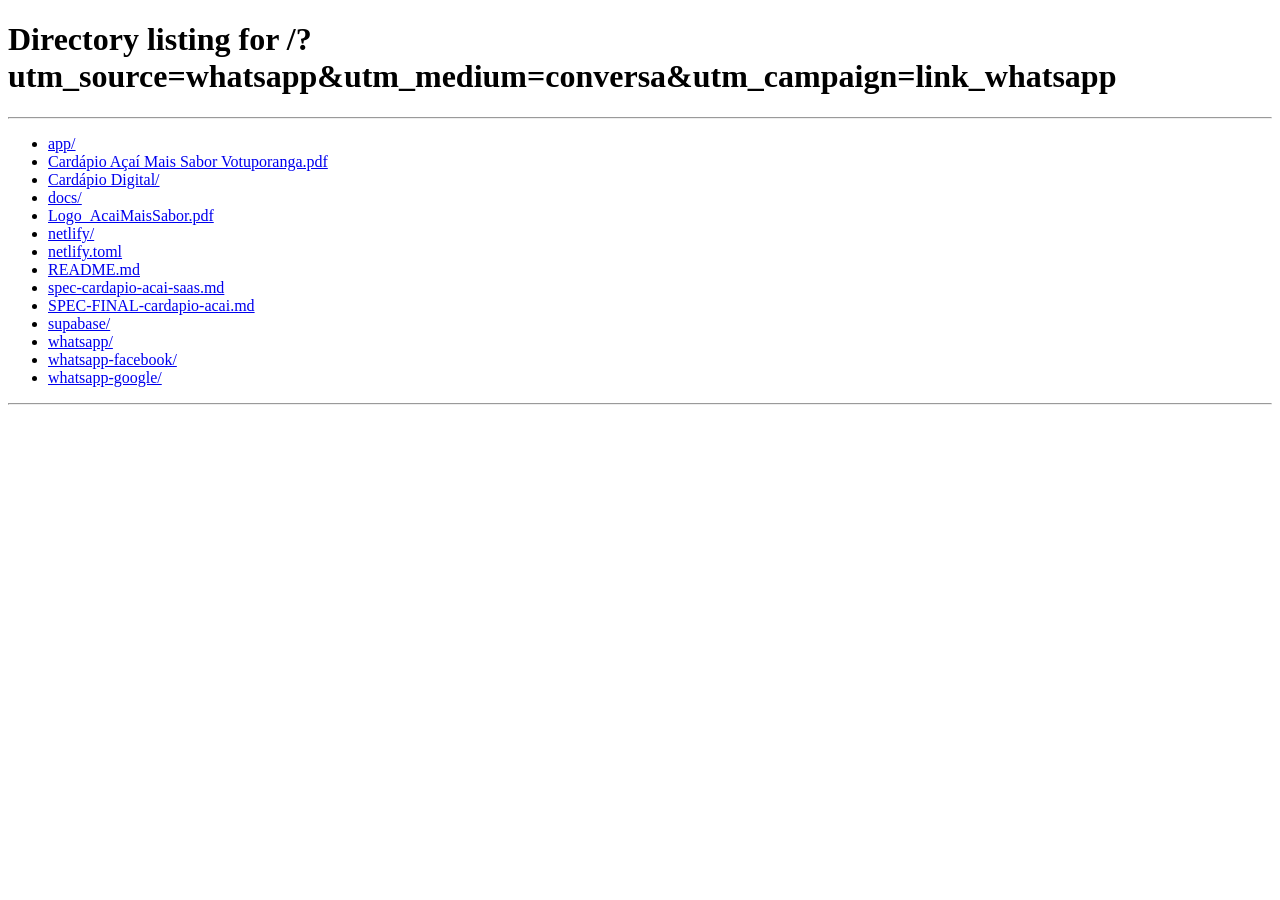
<file: app/faca-seu-pedido/index.html>
<!doctype html>
<html lang="pt-BR">
<head>
  <meta charset="utf-8" />
  <meta name="viewport" content="width=device-width, initial-scale=1" />
  <meta name="robots" content="noindex" />
  <title>Açaí Mais Sabor</title>
  <!-- Link divulgado pelo WHATSAPP. Carimba a origem e manda pro cardápio. -->
  <meta http-equiv="refresh" content="0; url=/?utm_source=whatsapp&utm_medium=conversa&utm_campaign=link_whatsapp" />
  <script>location.replace('/?utm_source=whatsapp&utm_medium=conversa&utm_campaign=link_whatsapp');</script>
</head>
<body style="font-family:system-ui,sans-serif;background:#38103d;color:#fff;display:grid;place-items:center;height:100vh;margin:0">
  Abrindo o cardápio...
</body>
</html>
</file>
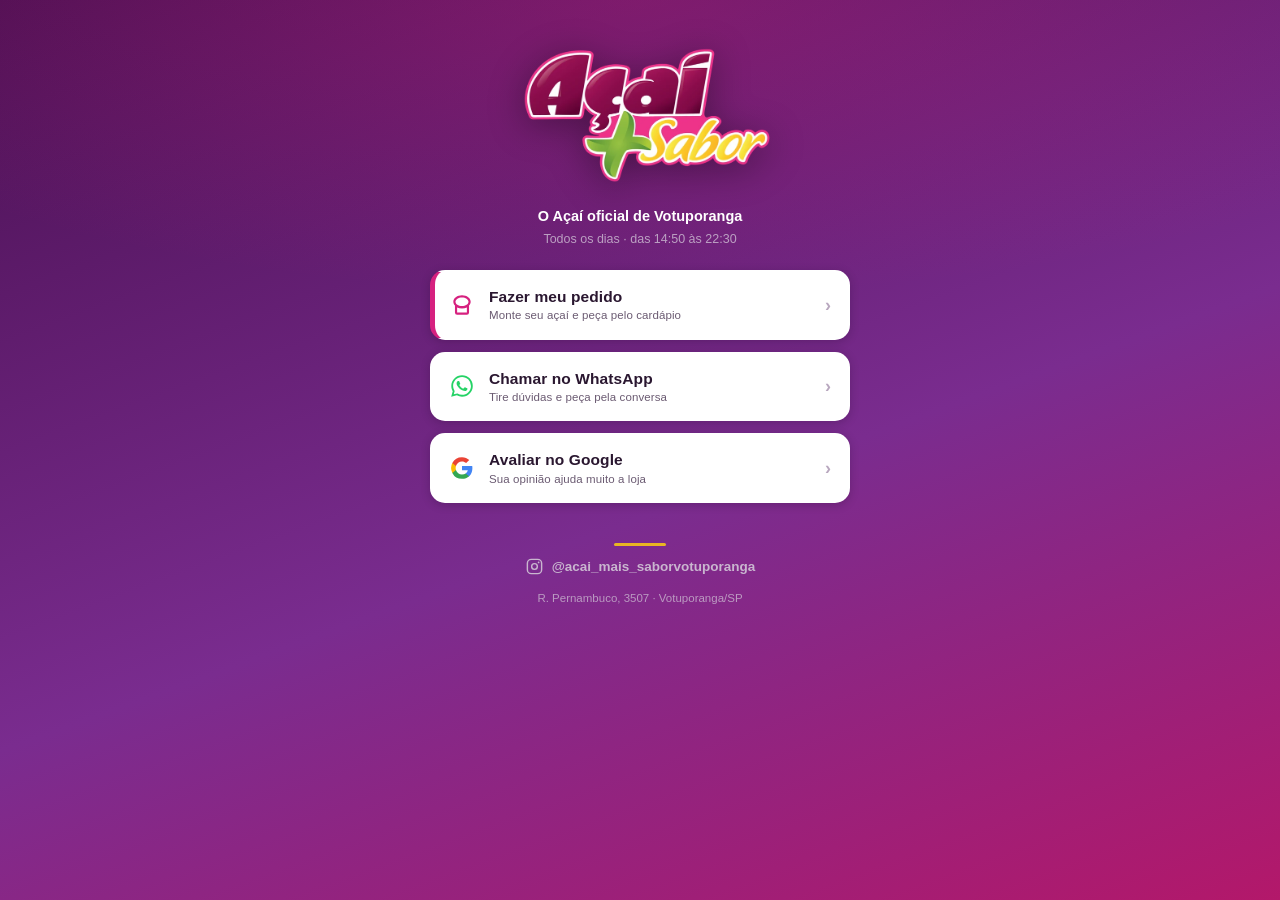
<file: app/ig/index.html>
<!DOCTYPE html>
<html lang="pt-BR">
<head>
<meta charset="utf-8" />
<meta name="viewport" content="width=device-width, initial-scale=1, viewport-fit=cover" />
<title>Açaí Mais Sabor | Votuporanga</title>
<meta name="description" content="Peça seu açaí no Açaí Mais Sabor, Votuporanga. Cardápio, WhatsApp e avaliação no Google." />
<meta name="theme-color" content="#38103d" />
<meta name="robots" content="noindex, follow" />
<link rel="icon" type="image/png" href="/assets/img/logo-fita.png" />
<link rel="apple-touch-icon" href="/assets/img/logo-fita.png" />
<link rel="preload" as="image" href="logo.webp" />
<meta property="og:type" content="website" />
<meta property="og:site_name" content="Açaí Mais Sabor" />
<meta property="og:locale" content="pt_BR" />
<meta property="og:url" content="https://acaimaisaborvotu.com.br/ig" />
<meta property="og:title" content="Açaí Mais Sabor | Votuporanga" />
<meta property="og:description" content="O Açaí oficial de Votuporanga. Peça pelo cardápio ou chame no WhatsApp." />
<meta property="og:image" content="https://acaimaisaborvotu.com.br/assets/img/logo.png" />

<!-- ====================== META PIXEL (629750955135545) ======================
     O mesmo pixel do cardápio. Aqui ele não é só para medir o clique: quando a
     pessoa chega com fbclid (e o Instagram carimba fbclid em TODO clique da bio),
     é o fbevents.js que grava o cookie _fbc no domínio. Como o cardápio roda no
     MESMO domínio, ele lê esse cookie depois e manda no Purchase pelo CAPI.
     Medido em 23/09/2026: a cobertura de fbc no Purchase era 13,5%.
     ========================================================================= -->
<script>
!function(f,b,e,v,n,t,s){if(f.fbq)return;n=f.fbq=function(){n.callMethod?
n.callMethod.apply(n,arguments):n.queue.push(arguments)};if(!f._fbq)f._fbq=n;
n.push=n;n.loaded=!0;n.version='2.0';n.queue=[];t=b.createElement(e);t.async=!0;
t.src=v;s=b.getElementsByTagName(e)[0];s.parentNode.insertBefore(t,s)}(window,
document,'script','https://connect.facebook.net/en_US/fbevents.js');
fbq('init', '629750955135545');
fbq('track', 'PageView');
</script>
<noscript><img height="1" width="1" style="display:none"
src="https://www.facebook.com/tr?id=629750955135545&ev=PageView&noscript=1" /></noscript>
<!-- ========================================================================= -->

<style>
  :root{
    --roxo-900:#38103d;
    --roxo-800:#4a1052;
    --roxo-600:#7a2c8f;
    --magenta:#d6217f;
    --magenta-dark:#b3186a;
    --amarelo:#f5c518;
    --branco:#ffffff;
    --cinza:#c9b6cf;
    --ink:#2a1730;
    --ink-soft:#6b5b72;
  }
  *{box-sizing:border-box;-webkit-tap-highlight-color:transparent}
  html,body{margin:0;padding:0}
  body{
    background:var(--roxo-900);
    background-image:
      radial-gradient(120% 55% at 50% 0%, rgba(214,33,127,.30) 0%, rgba(214,33,127,0) 60%),
      linear-gradient(160deg,#4a1052 0%,#7a2c8f 55%,#b3186a 100%);
    background-repeat:no-repeat;
    background-attachment:fixed;
    color:var(--branco);
    font-family:-apple-system,BlinkMacSystemFont,"Segoe UI",Inter,Roboto,Arial,sans-serif;
    min-height:100svh;
    display:flex;justify-content:center;
    padding:30px 20px calc(30px + env(safe-area-inset-bottom));
  }
  .wrap{width:100%;max-width:420px;display:flex;flex-direction:column;align-items:center}

  /* height:auto não é opcional: o <img> declara width/height (evita layout shift),
     e sem isso o atributo height vira altura fixa e a logo sai esticada. */
  .logo{width:100%;max-width:260px;height:auto;display:block;margin:0 0 14px;
        filter:drop-shadow(0 6px 18px rgba(0,0,0,.35))}

  .sub{font-size:14.5px;line-height:1.5;color:var(--cinza);text-align:center;margin:0 0 4px}
  .sub b{color:var(--branco);font-weight:700}
  .local{font-size:12.5px;color:var(--cinza);text-align:center;margin:0 0 24px;opacity:.85}

  .btn{
    width:100%;display:flex;align-items:center;gap:14px;
    background:var(--branco);color:var(--ink);text-decoration:none;
    border-radius:15px;padding:16px 18px;margin-bottom:12px;
    font-size:15.5px;font-weight:700;letter-spacing:.1px;
    border:1px solid transparent;
    transition:transform .12s ease, box-shadow .12s ease;
    box-shadow:0 2px 10px rgba(26,4,30,.22);
  }
  .btn:active{transform:scale(.985)}
  @media (hover:hover){ .btn:hover{transform:translateY(-1px);box-shadow:0 8px 22px rgba(26,4,30,.38)} }
  .btn.destaque{border-left:5px solid var(--magenta);padding-left:14px}

  .ico{width:26px;height:26px;flex:0 0 26px;display:grid;place-items:center}
  .ico svg{width:100%;height:100%;display:block}
  .txt{display:flex;flex-direction:column;line-height:1.25}
  .txt small{font-size:11.5px;font-weight:500;color:var(--ink-soft);margin-top:2px}
  .seta{margin-left:auto;color:#b9a8bf;font-size:18px;line-height:1}

  .rodape{margin-top:12px;display:flex;flex-direction:column;align-items:center;gap:9px}
  .risco{width:52px;height:3px;background:var(--amarelo);border-radius:3px;margin:16px 0 2px;opacity:.9}
  .ig{display:inline-flex;align-items:center;gap:8px;color:var(--cinza);text-decoration:none;font-size:13.5px;font-weight:600}
  .ig svg{width:19px;height:19px}
  .end{font-size:11.5px;color:var(--cinza);text-align:center;line-height:1.6;margin:4px 0 0;opacity:.8}
</style>
</head>
<body>
  <main class="wrap">
    <img class="logo" src="logo.webp" alt="Açaí Mais Sabor" width="640" height="399" />

    <p class="sub"><b>O Açaí oficial de Votuporanga</b></p>
    <p class="local">Todos os dias · das 14:50 às 22:30</p>

    <!-- CARDÁPIO (principal). Aqui o pedido NASCE e FECHA: é o destino que fatura.
         Leva UTM porque o destino é nosso e lê a origem (attribution.js), e leva o
         fbclid porque sem ele o Purchase do CAPI sai sem fbc. Mesma aba de propósito:
         é navegação no próprio domínio, o localStorage e os cookies seguem junto. -->
    <a class="btn destaque" id="btCardapio" data-bt="cardapio"
       href="/?utm_source=instagram&amp;utm_medium=bio&amp;utm_campaign=link_bio&amp;utm_content=bio_cardapio">
      <span class="ico" aria-hidden="true">
        <svg viewBox="0 0 24 24"><path fill="#d6217f" d="M12 3c-4.42 0-8 2.69-8 6 0 1.3.55 2.5 1.5 3.47V19a2 2 0 0 0 2 2h9a2 2 0 0 0 2-2v-6.53C19.45 11.5 20 10.3 20 9c0-3.31-3.58-6-8-6zm0 2c3.31 0 6 1.79 6 4s-2.69 4-6 4-6-1.79-6-4 2.69-4 6-4zm-4.5 9.3c1.3.63 2.84.99 4.5.99s3.2-.36 4.5-.99V19h-9v-4.7z"/></svg>
      </span>
      <span class="txt">Fazer meu pedido<small>Monte seu açaí e peça pelo cardápio</small></span>
      <span class="seta">›</span>
    </a>

    <!-- WHATSAPP via link rastreável do Tintim. Os parâmetros que a gente anexa aqui
         entram na MENSAGEM que chega no WhatsApp (o Tintim codifica a origem em
         caracteres invisíveis). Verificado em 23/09/2026: o destino do Tintim muda
         de hash conforme a UTM enviada, então a origem realmente viaja junto. -->
    <a class="btn" id="btWhats" data-bt="whatsapp" target="_blank" rel="noopener"
       href="https://acai-painel-nf.netlify.app/w/instagram?utm_source=instagram&amp;utm_medium=bio&amp;utm_campaign=link_bio&amp;utm_content=bio_whatsapp">
      <span class="ico" aria-hidden="true">
        <svg viewBox="0 0 24 24"><path fill="#25D366" d="M12.04 2C6.58 2 2.13 6.45 2.13 11.91c0 1.75.46 3.45 1.32 4.95L2 22l5.25-1.38a9.9 9.9 0 0 0 4.79 1.22h.01c5.46 0 9.91-4.45 9.91-9.91 0-2.65-1.03-5.14-2.9-7.01A9.82 9.82 0 0 0 12.04 2zm0 18.15h-.01a8.2 8.2 0 0 1-4.19-1.15l-.3-.18-3.12.82.83-3.04-.2-.31a8.22 8.22 0 0 1-1.26-4.38c0-4.54 3.7-8.23 8.25-8.23 2.2 0 4.27.86 5.83 2.42a8.19 8.19 0 0 1 2.41 5.82c0 4.54-3.7 8.23-8.24 8.23zm4.52-6.16c-.25-.12-1.47-.72-1.69-.81-.23-.08-.39-.12-.56.13-.16.24-.64.8-.79.97-.14.16-.29.18-.54.06-.25-.13-1.05-.39-1.99-1.23-.74-.66-1.24-1.47-1.38-1.72-.15-.25-.02-.38.11-.5.11-.11.25-.29.37-.43.13-.15.17-.25.25-.41.08-.17.04-.31-.02-.43-.06-.12-.56-1.34-.76-1.84-.2-.48-.41-.42-.56-.43h-.48c-.16 0-.43.06-.65.31-.22.25-.86.84-.86 2.05s.88 2.38 1 2.54c.12.17 1.73 2.64 4.19 3.7.59.25 1.04.4 1.4.52.59.19 1.12.16 1.54.1.47-.07 1.47-.6 1.67-1.18.21-.58.21-1.07.15-1.18-.06-.11-.22-.17-.47-.29z"/></svg>
      </span>
      <span class="txt">Chamar no WhatsApp<small>Tire dúvidas e peça pela conversa</small></span>
      <span class="seta">›</span>
    </a>

    <!-- GOOGLE. Sem UTM: o Google não lê a nossa origem do outro lado. -->
    <a class="btn" id="btGoogle" data-bt="google" target="_blank" rel="noopener"
       href="https://g.page/r/CV2ZrfNuzu6fEBM/review">
      <span class="ico" aria-hidden="true">
        <svg viewBox="0 0 24 24"><path fill="#4285F4" d="M21.6 12.23c0-.71-.06-1.4-.18-2.05H12v3.88h5.38a4.6 4.6 0 0 1-2 3.02v2.5h3.24c1.89-1.74 2.98-4.3 2.98-7.35z"/><path fill="#34A853" d="M12 22c2.7 0 4.96-.9 6.62-2.42l-3.24-2.5c-.9.6-2.04.96-3.38.96-2.6 0-4.8-1.76-5.59-4.12H3.06v2.59A10 10 0 0 0 12 22z"/><path fill="#FBBC05" d="M6.41 13.92a6 6 0 0 1 0-3.84V7.49H3.06a10 10 0 0 0 0 9.02l3.35-2.59z"/><path fill="#EA4335" d="M12 5.98c1.47 0 2.79.5 3.83 1.5l2.87-2.87C16.95 2.99 14.7 2 12 2a10 10 0 0 0-8.94 5.49l3.35 2.59C7.2 7.72 9.4 5.98 12 5.98z"/></svg>
      </span>
      <span class="txt">Avaliar no Google<small>Sua opinião ajuda muito a loja</small></span>
      <span class="seta">›</span>
    </a>

    <div class="rodape">
      <div class="risco"></div>
      <a class="ig" id="btIg" data-bt="instagram" target="_blank" rel="noopener"
         href="https://www.instagram.com/acai_mais_saborvotuporanga/">
        <svg viewBox="0 0 24 24" fill="none" stroke="#c9b6cf" stroke-width="1.8">
          <rect x="3" y="3" width="18" height="18" rx="5"/><circle cx="12" cy="12" r="3.6"/><circle cx="17.2" cy="6.8" r="1.1" fill="#c9b6cf" stroke="none"/>
        </svg>
        @acai_mais_saborvotuporanga
      </a>
      <p class="end">R. Pernambuco, 3507 · Votuporanga/SP</p>
    </div>
  </main>

<script>
/* ===========================================================================
   1) REPASSE DE ORIGEM.  É o coração desta página.

   O que o Instagram entrega na URL da bio (medido no print de 23/09/2026):
       ?utm_source=ig&utm_medium=social&utm_content=link_in_bio&fbclid=PAcGRvZgJ...

   O que sai daqui para o cardápio e para o WhatsApp:
   - utm_source=instagram e utm_medium=bio  -> FIXOS. É a convenção JÁ USADA neste
     cliente (o /pedidos carimba isso desde sempre). Não trocar para "link_bio":
     o histórico do dashboard e as consultas do CRM leem "bio".
     O "ig/social" que o Instagram põe sozinho é ignorado de propósito.
   - utm_campaign=link_bio -> padrão, mas o que vier na URL SUBSTITUI. Assim dá para
     criar link de campanha própria: /ig?utm_campaign=story_combinado
   - utm_content=bio_cardapio | bio_whatsapp -> qual BOTÃO foi clicado.
   - fbclid e gclid -> repassados. Este é o furo que a página fecha: o /pedidos
     antigo é um 302! do Netlify, que descarta a query inteira. Medido em
     23/09/2026: /pedidos?...&fbclid=TESTE123 -> Location sem o fbclid.
     Sem fbclid o cardápio não escreve _fbc e o Purchase sai sem fbc (13,5% de
     cobertura, medido em 06/09/2026).
   =========================================================================== */
(function () {
  var p = new URLSearchParams(location.search);
  var campanha = p.get('utm_campaign');
  var ids = {};
  ['fbclid', 'gclid'].forEach(function (k) { var v = p.get(k); if (v) ids[k] = v; });

  document.querySelectorAll('a[data-bt]').forEach(function (a) {
    var bt = a.getAttribute('data-bt');
    // Google e Instagram não leem a nossa origem: não sujar o link.
    if (bt === 'google' || bt === 'instagram') return;
    try {
      var u = new URL(a.href, location.origin);
      if (campanha) u.searchParams.set('utm_campaign', campanha);
      Object.keys(ids).forEach(function (k) { u.searchParams.set(k, ids[k]); });
      a.href = u.toString();
    } catch (e) {}
  });
})();

/* ===========================================================================
   2) external_id ESTÁVEL, compartilhado com o cardápio.

   O cardápio guarda um id anônimo em localStorage('ams_uid') e manda em todo
   evento (tracking.js:33). Como esta página está no MESMO domínio, ela escreve
   a MESMA chave: o clique na bio e a compra de depois chegam no Meta com o
   mesmo external_id, e a jornada costura. Numa bio em domínio separado isso
   seria impossível.
   =========================================================================== */
function externalId() {
  try {
    var v = localStorage.getItem('ams_uid');
    if (!v) {
      v = (window.crypto && crypto.randomUUID) ? crypto.randomUUID()
        : Date.now() + '-' + Math.random().toString(36).slice(2);
      localStorage.setItem('ams_uid', v);
    }
    return v;
  } catch (e) { return undefined; }
}

/* ===========================================================================
   3) ClicouBio: um evento por clique, navegador + servidor com o MESMO event_id.

   O servidor vai pela Function /capi que já existe (mesma trava de origem, o
   pixel e o token lidos do banco, e o registro em capi_log). Purchase não passa
   por esse caminho, então não há como forjar venda por aqui.
   keepalive: o request sobrevive à navegação, que acontece no mesmo instante.
   =========================================================================== */
(function () {
  function cookie(n) {
    try { return (document.cookie.match('(^|;)\\s*' + n + '\\s*=\\s*([^;]+)') || [])[2] || null; }
    catch (e) { return null; }
  }
  var uid = externalId();

  document.querySelectorAll('a[data-bt]').forEach(function (el) {
    el.addEventListener('click', function () {
      var bt = el.getAttribute('data-bt');
      var eid = 'bio_' + bt + '_' + Date.now().toString(36) + Math.random().toString(36).slice(2, 7);

      try { fbq('trackCustom', 'ClicouBio', { content_name: bt, source: 'instagram_bio' }, { eventID: eid }); } catch (e) {}

      try {
        fetch('/.netlify/functions/capi', {
          method: 'POST',
          headers: { 'Content-Type': 'application/json' },
          keepalive: true,
          body: JSON.stringify({
            store: 'acai-mais-sabor',
            event_name: 'clicou_bio',
            event_id: eid,
            content_name: bt,
            external_id: uid,
            event_source_url: location.href,
            fbp: cookie('_fbp') || undefined,
            fbc: cookie('_fbc') || undefined,
            fbclid: new URLSearchParams(location.search).get('fbclid') || undefined
          })
        }).catch(function () {});
      } catch (e) {}
    });
  });
})();
</script>
<script>/* NF 04/11/2026: repassa fbclid, gclid e UTM da pagina para o link do WhatsApp (/go do painel). Era o papel do pixel do Tintim. */(function(){try{var q=new URLSearchParams(location.search),k=["fbclid","gclid","utm_source","utm_medium","utm_campaign","utm_term","utm_content"];document.querySelectorAll('a[href*="/go/"], a[href*="/w/"]').forEach(function(a){try{var u=new URL(a.href);k.forEach(function(x){if(q.get(x)&&!u.searchParams.get(x))u.searchParams.set(x,q.get(x));});a.href=u.toString();}catch(e){}});}catch(e){}})();</script>
</body>
</html>
</file>
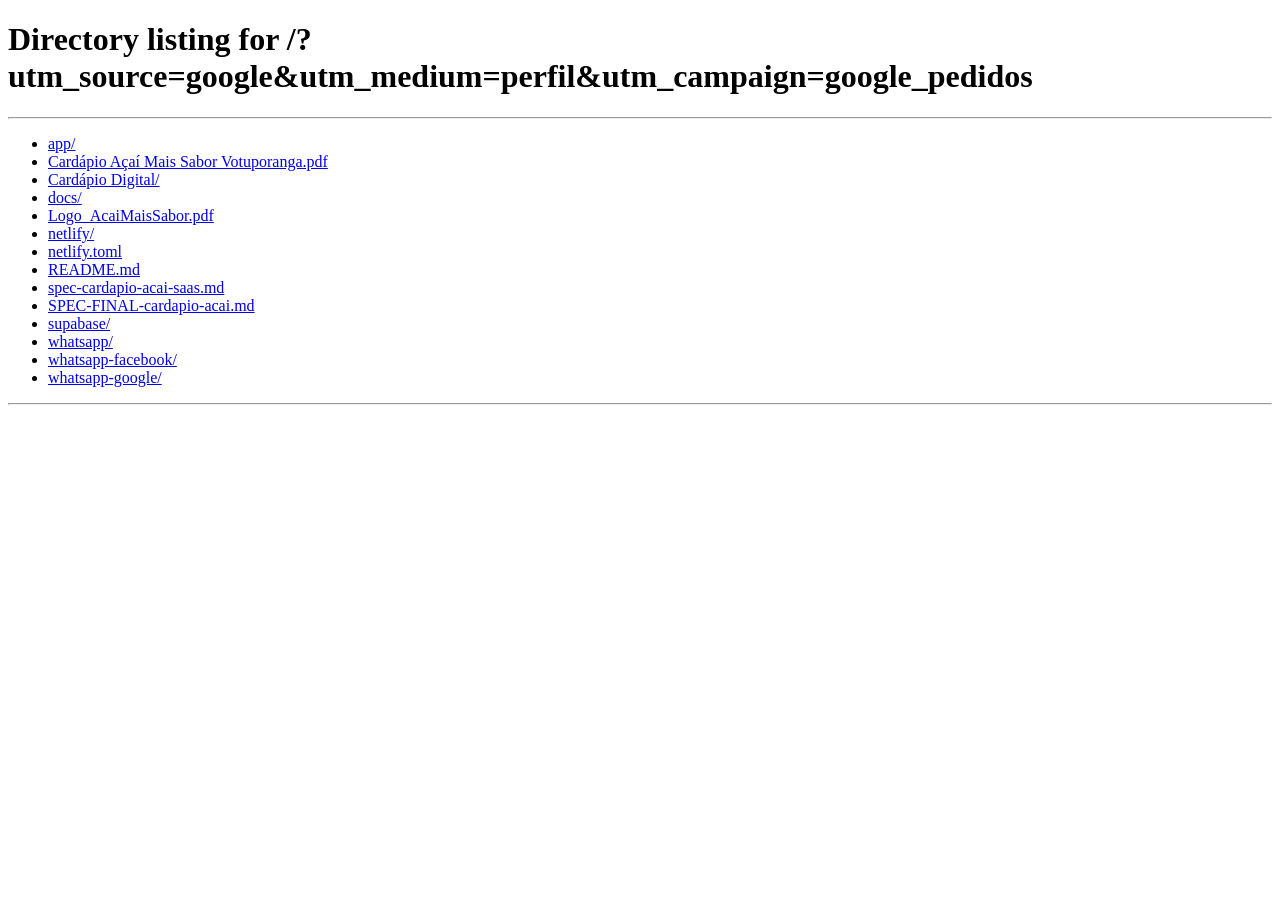
<file: app/pedidos-google/index.html>
<!doctype html>
<html lang="pt-BR">
<head>
  <meta charset="utf-8" />
  <meta name="viewport" content="width=device-width, initial-scale=1" />
  <meta name="robots" content="noindex" />
  <title>Açaí Mais Sabor</title>
  <!-- Pedidos vindos do GOOGLE (perfil da empresa / busca). Carimba e manda pro cardápio. -->
  <meta http-equiv="refresh" content="0; url=/?utm_source=google&utm_medium=perfil&utm_campaign=google_pedidos" />
  <script>location.replace('/?utm_source=google&utm_medium=perfil&utm_campaign=google_pedidos');</script>
</head>
<body style="font-family:system-ui,sans-serif;background:#38103d;color:#fff;display:grid;place-items:center;height:100vh;margin:0">
  Abrindo o cardápio...
</body>
</html>
</file>
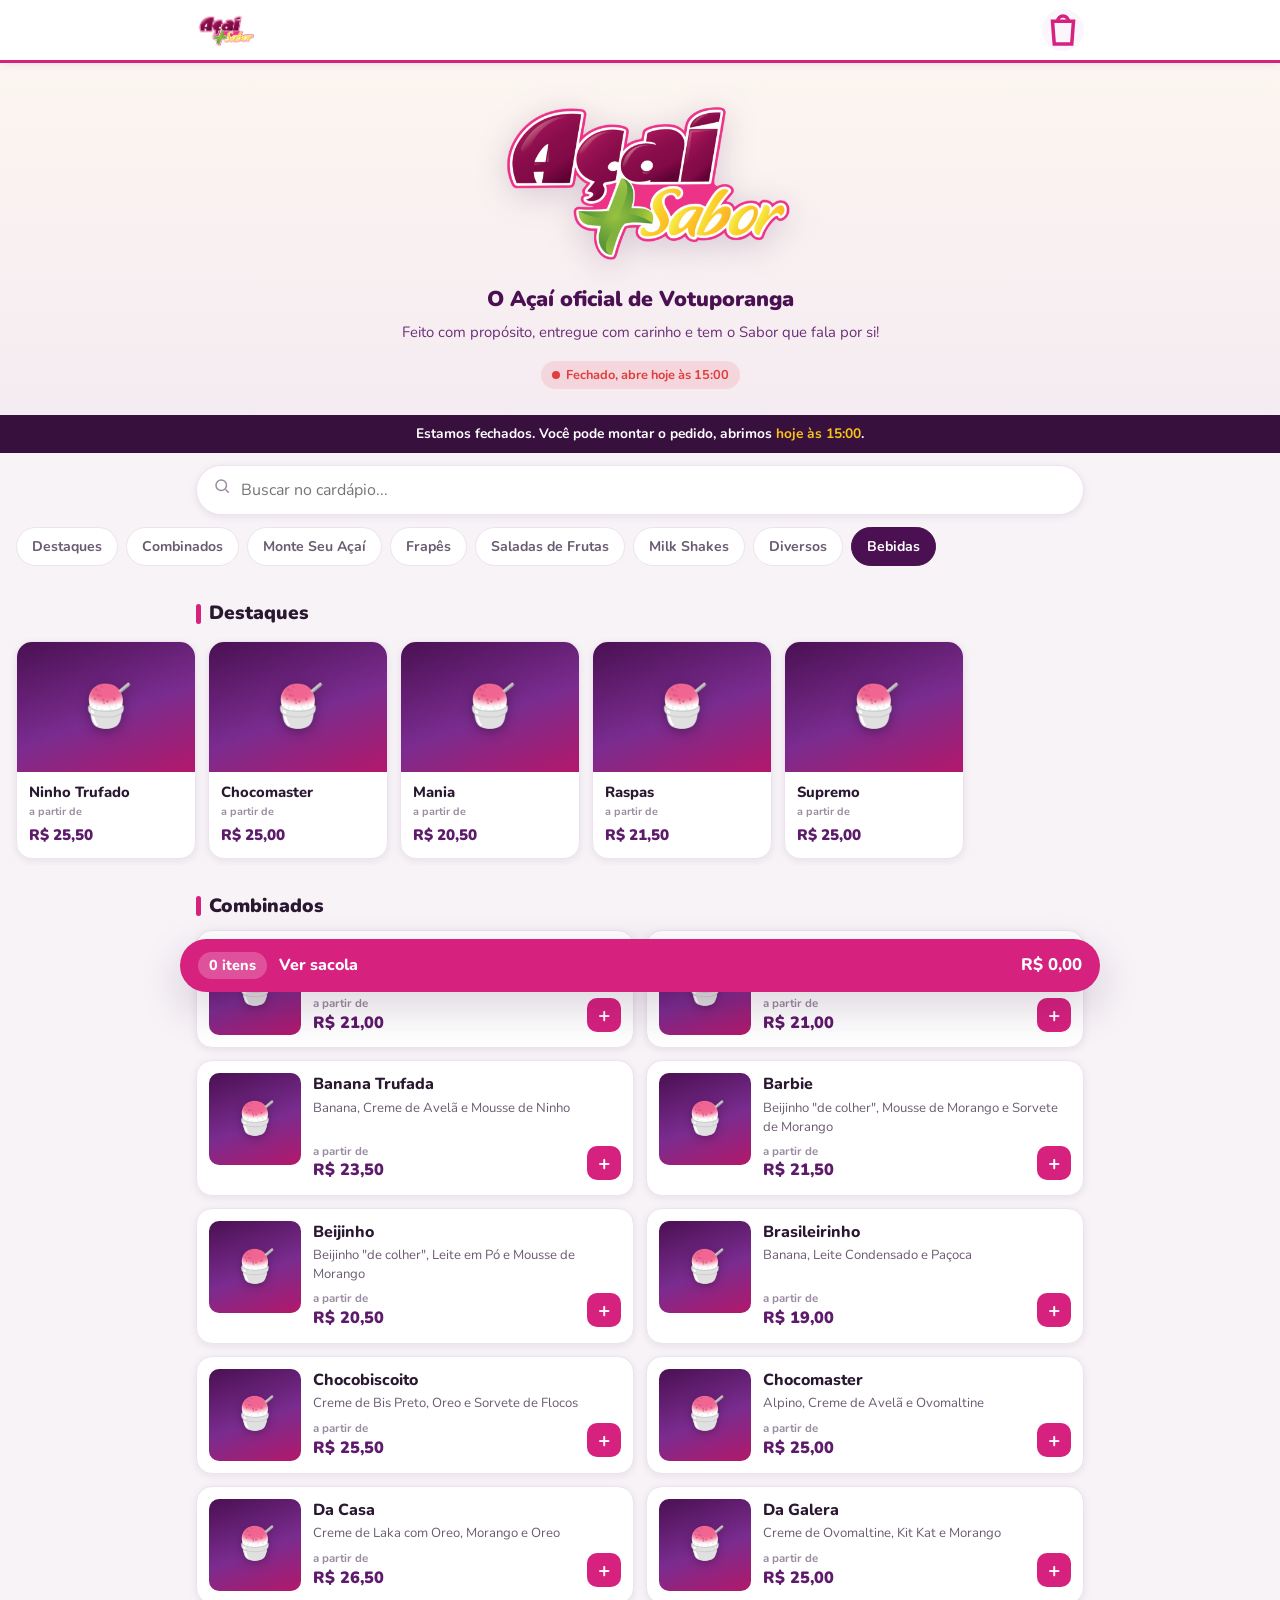
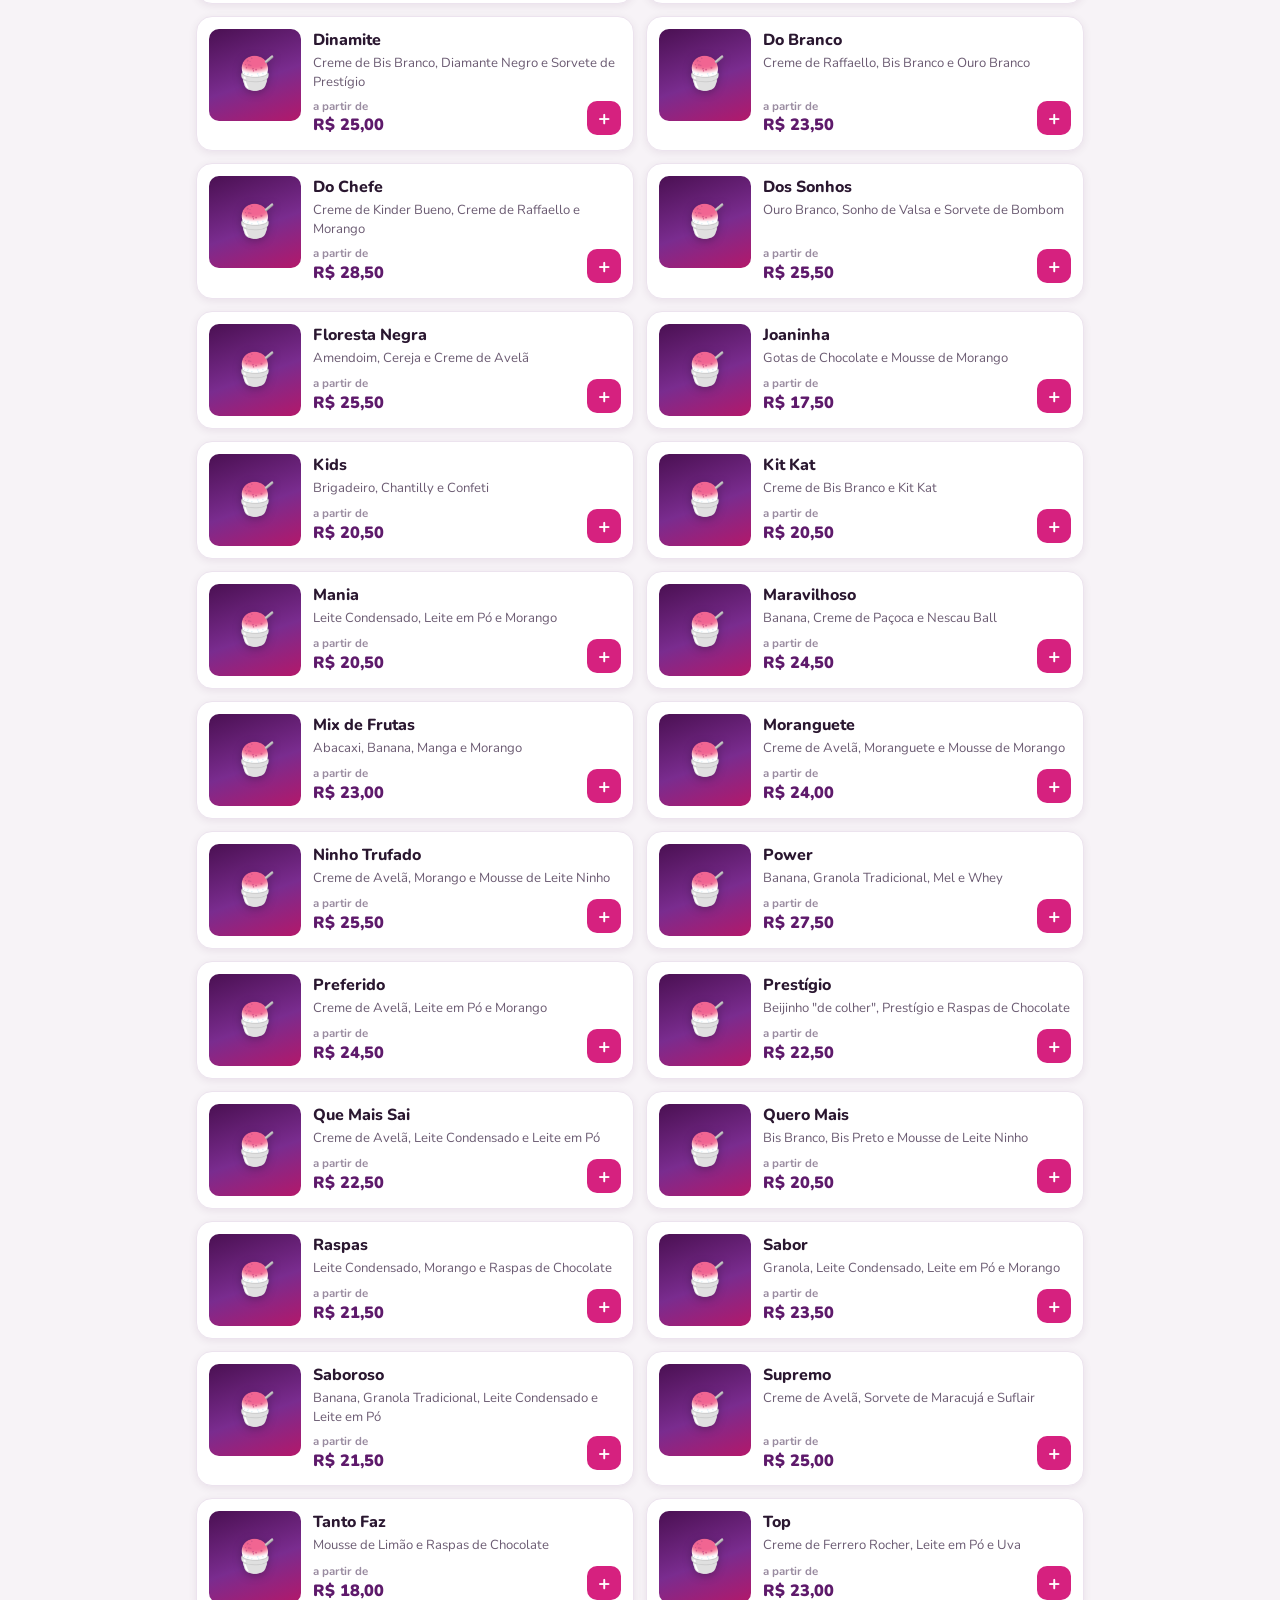
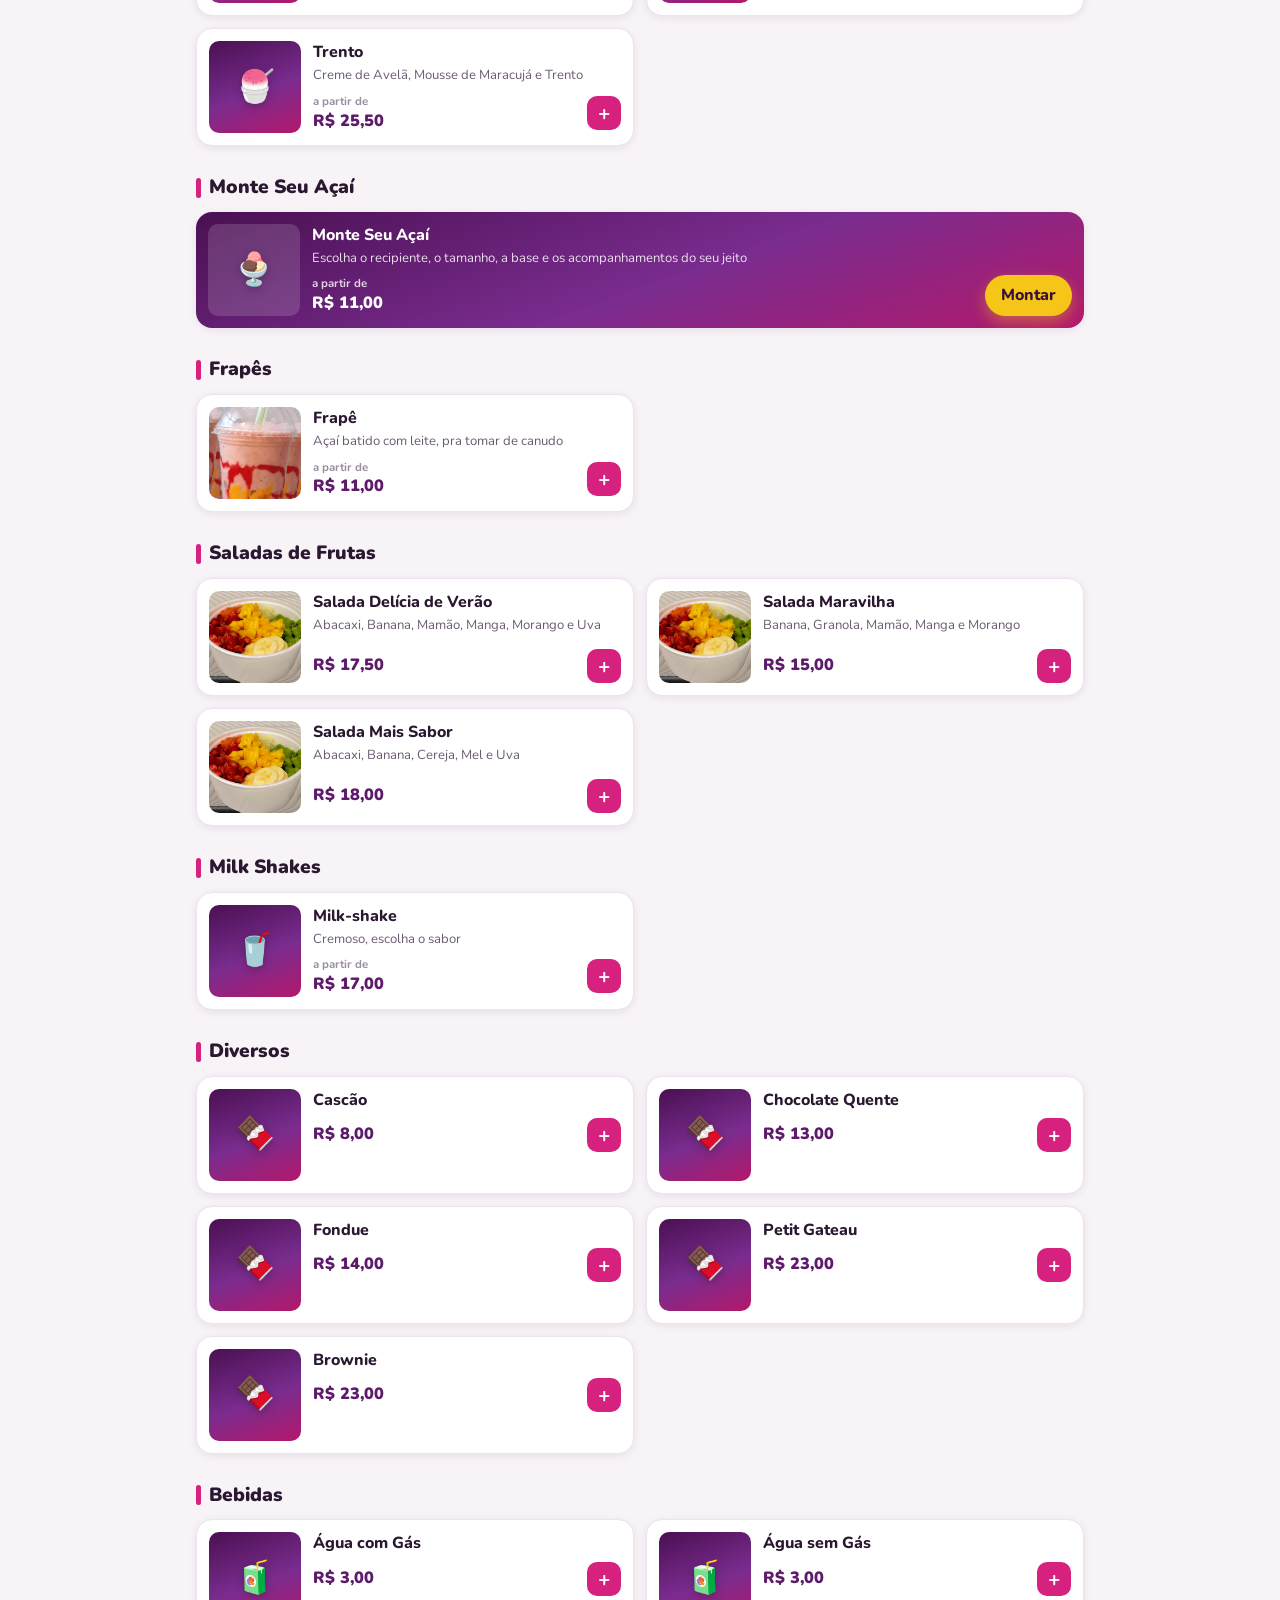
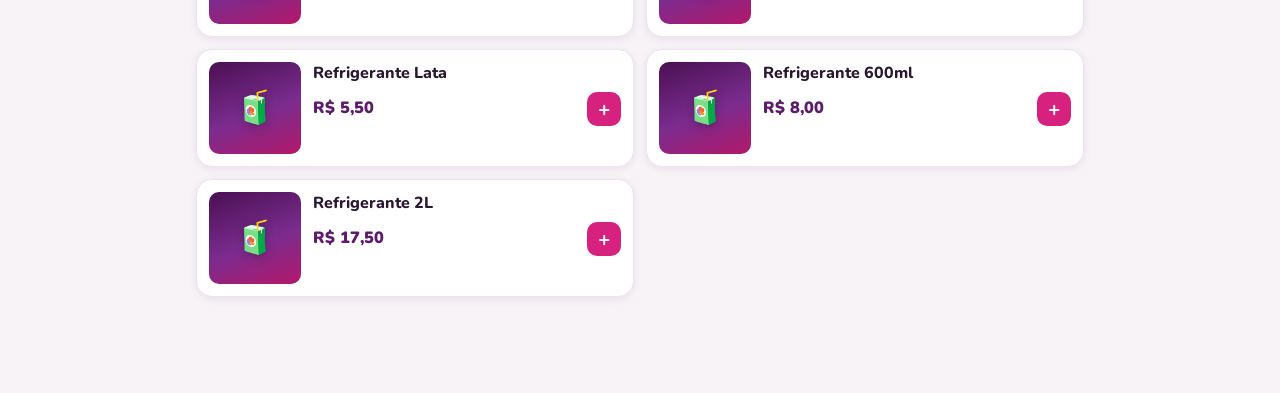
<file: Cardápio Digital/app/index.html>
<!DOCTYPE html>
<html lang="pt-BR">
<head>
  <meta charset="UTF-8" />
  <meta name="viewport" content="width=device-width, initial-scale=1, viewport-fit=cover" />
  <meta name="theme-color" content="#4a1052" />
  <title>Açaí Mais Sabor | Votuporanga - Peça já o seu</title>
  <meta name="description" content="Monte seu açaí do jeito que você ama ou escolha um dos nossos combinados. Entrega em Votuporanga. Você merece esse sabor!" />
  <meta property="og:title" content="Açaí Mais Sabor | Votuporanga" />
  <meta property="og:description" content="Monte seu açaí ou peça um combinado. Entrega rápida em Votuporanga." />
  <meta property="og:type" content="website" />
  <link rel="icon" href="data:image/svg+xml,<svg xmlns='http://www.w3.org/2000/svg' viewBox='0 0 100 100'><text y='.9em' font-size='90'>🍧</text></svg>" />

  <!-- Google Tag Manager -->
  <script>(function(w,d,s,l,i){w[l]=w[l]||[];w[l].push({'gtm.start':
  new Date().getTime(),event:'gtm.js'});var f=d.getElementsByTagName(s)[0],
  j=d.createElement(s),dl=l!='dataLayer'?'&l='+l:'';j.async=true;j.src=
  'https://www.googletagmanager.com/gtm.js?id='+i+dl;f.parentNode.insertBefore(j,f);
  })(window,document,'script','dataLayer','GTM-WC3TM37P');</script>
  <!-- End Google Tag Manager -->

  <link rel="stylesheet" href="assets/css/theme.css" />
</head>
<body>
  <!-- Google Tag Manager (noscript) -->
  <noscript><iframe src="https://www.googletagmanager.com/ns.html?id=GTM-WC3TM37P"
  height="0" width="0" style="display:none;visibility:hidden"></iframe></noscript>
  <!-- End Google Tag Manager (noscript) -->

  <div id="loading" style="position:fixed;inset:0;display:grid;place-items:center;background:#f7f3f7;z-index:99">
    <div style="text-align:center">
      <img src="assets/img/logo.png" alt="Açaí Mais Sabor" style="width:210px;max-width:62vw" />
      <div class="spin" style="margin:14px auto 0"></div>
    </div>
  </div>

  <script type="module">
    import './assets/js/cardapio.js';
    addEventListener('load', () => document.getElementById('loading')?.remove());
    setTimeout(() => document.getElementById('loading')?.remove(), 1500);
  </script>
</body>
</html>
</file>
<file: Cardápio Digital/app/assets/css/theme.css>
/* =========================================================================
   AÇAÍ MAIS SABOR — Design System
   Paleta extraída do cardápio: roxo profundo, magenta, verde-limão, amarelo.
   Mobile-first. Estética de app de delivery premium.
   ========================================================================= */

@import url('https://fonts.googleapis.com/css2?family=Nunito:wght@400;600;700;800;900&family=Pacifico&display=swap');

:root {
  /* Marca */
  --roxo-900: #38103d;
  --roxo-800: #4a1052;
  --roxo-700: #5e1a6b;
  --roxo-600: #7a2c8f;
  --magenta: #d6217f;
  --magenta-dark: #b3186a;
  --rosa: #ef5ba1;
  --lima: #9ccc3c;
  --lima-dark: #7da82d;
  --amarelo: #f5c518;
  --amarelo-dark: #e0ad00;

  /* Neutros */
  --bg: #f7f3f7;
  --surface: #ffffff;
  --surface-2: #faf6fb;
  --line: #ece3ee;
  --ink: #2a1730;
  --ink-soft: #6b5b72;
  --ink-mute: #9a8ca1;

  /* Sistema */
  --ok: #2bae66;
  --warn: #e8973a;
  --danger: #e03e3e;

  /* Gradientes */
  --grad-marca: linear-gradient(135deg, var(--roxo-800) 0%, var(--magenta) 100%);
  --grad-acai: linear-gradient(160deg, #4a1052 0%, #7a2c8f 55%, #b3186a 100%);

  /* Raio e sombra */
  --r-sm: 10px;
  --r-md: 16px;
  --r-lg: 22px;
  --r-xl: 30px;
  --sh-1: 0 2px 8px rgba(58, 16, 61, 0.08);
  --sh-2: 0 8px 24px rgba(58, 16, 61, 0.12);
  --sh-3: 0 16px 44px rgba(58, 16, 61, 0.18);

  --maxw: 920px;
  --header-h: 60px;
  --font: 'Nunito', system-ui, -apple-system, 'Segoe UI', Roboto, sans-serif;
}

* { box-sizing: border-box; margin: 0; padding: 0; }
html { -webkit-text-size-adjust: 100%; }
body {
  font-family: var(--font);
  color: var(--ink);
  background: var(--bg);
  line-height: 1.45;
  -webkit-font-smoothing: antialiased;
  overscroll-behavior-y: none;
}
img { max-width: 100%; display: block; }
button { font-family: inherit; cursor: pointer; border: none; background: none; color: inherit; }
input, select, textarea { font-family: inherit; font-size: 16px; }
a { color: inherit; text-decoration: none; }
.container { width: 100%; max-width: var(--maxw); margin-inline: auto; padding-inline: 16px; }
.hidden { display: none !important; }

/* ---- Logo wordmark (recriado em CSS) ---- */
.logo {
  display: inline-flex; align-items: baseline; gap: 4px; line-height: 1; user-select: none;
}
.logo .a {
  font-family: 'Pacifico', cursive; font-size: 1.5rem; color: var(--amarelo);
  text-shadow: 0 1px 0 rgba(0, 0, 0, 0.18);
}
.logo .s {
  font-family: 'Pacifico', cursive; font-size: 1.05rem; color: #fff; transform: translateY(-2px);
}
.logo.on-light .a { color: var(--magenta); }
.logo.on-light .s { color: var(--amarelo-dark); }

/* ---- Botões ---- */
.btn {
  display: inline-flex; align-items: center; justify-content: center; gap: 8px;
  font-weight: 800; font-size: 1rem; padding: 13px 20px; border-radius: 999px;
  transition: transform .08s ease, box-shadow .2s ease, background .2s ease;
  white-space: nowrap;
}
.btn:active { transform: scale(.97); }
.btn-primary { background: var(--magenta); color: #fff; box-shadow: 0 6px 16px rgba(214, 33, 127, .35); }
.btn-primary:hover { background: var(--magenta-dark); }
.btn-amarelo { background: var(--amarelo); color: var(--roxo-900); box-shadow: 0 6px 16px rgba(245, 197, 24, .4); }
.btn-amarelo:hover { background: var(--amarelo-dark); }
.btn-ghost { background: var(--surface-2); color: var(--ink); border: 1.5px solid var(--line); font-weight: 700; }
.btn-ghost:hover { border-color: var(--magenta); color: var(--magenta); }
.btn-block { width: 100%; }
.btn:disabled { opacity: .5; cursor: not-allowed; box-shadow: none; }

/* ---- Pills / chips ---- */
.pill {
  display: inline-flex; align-items: center; gap: 6px; font-size: .8rem; font-weight: 700;
  padding: 5px 11px; border-radius: 999px; background: var(--surface-2); color: var(--ink-soft);
}
.pill .dot { width: 8px; height: 8px; border-radius: 50%; background: currentColor; }
.pill-ok { background: rgba(43, 174, 102, .12); color: #1d894e; }
.pill-closed { background: rgba(224, 62, 62, .12); color: var(--danger); }
.badge-novo { background: var(--lima); color: #243b00; font-size: .68rem; font-weight: 800; padding: 2px 7px; border-radius: 6px; text-transform: uppercase; letter-spacing: .3px; }

/* ---- Header ---- */
.app-header {
  position: sticky; top: 0; z-index: 40; background: #fff; color: var(--ink);
  box-shadow: var(--sh-1); border-bottom: 3px solid var(--magenta);
}
.app-header .icon-btn { background: var(--surface-2); color: var(--magenta); }
.app-header .icon-btn:hover { background: #f3e7f4; }
.logo-img { height: 36px; width: auto; display: block; }
.app-header .bar { display: flex; align-items: center; gap: 12px; height: var(--header-h); }
.app-header .store { display: flex; flex-direction: column; line-height: 1.1; min-width: 0; }
.app-header .store b { font-size: .98rem; font-weight: 800; white-space: nowrap; overflow: hidden; text-overflow: ellipsis; }
.app-header .store span { font-size: .72rem; opacity: .85; }
.app-header .spacer { flex: 1; }
.icon-btn {
  width: 42px; height: 42px; border-radius: 50%; display: grid; place-items: center;
  background: rgba(255, 255, 255, .15); color: #fff; position: relative;
}
.icon-btn:hover { background: rgba(255, 255, 255, .26); }
.icon-btn .count {
  position: absolute; top: -3px; right: -3px; min-width: 19px; height: 19px; padding: 0 5px;
  background: var(--amarelo); color: var(--roxo-900); border-radius: 999px; font-size: .7rem;
  font-weight: 900; display: grid; place-items: center;
}

/* ---- Hero ---- */
.hero { background: linear-gradient(180deg, #fcf6f0 0%, #f5ebf2 100%); color: var(--roxo-800); padding: 22px 0 26px; text-align: center; }
.hero .inner { display: flex; flex-direction: column; align-items: center; gap: 4px; }
.hero-logo { width: min(300px, 70%); height: auto; filter: drop-shadow(0 6px 16px rgba(74, 16, 82, .18)); }
.hero-h1 { font-size: 1.34rem; font-weight: 900; color: var(--roxo-800); margin-top: 10px; line-height: 1.22; }
.hero-sub { font-size: .93rem; color: var(--roxo-700); opacity: .9; max-width: 520px; margin: 6px auto 0; }
.hero-status { margin-top: 13px; }

/* ---- Busca ---- */
.search-wrap { position: sticky; top: var(--header-h); z-index: 30; background: var(--bg); padding-top: 12px; }
.search {
  display: flex; align-items: center; gap: 10px; background: var(--surface); border: 1.5px solid var(--line);
  border-radius: 999px; padding: 11px 16px; box-shadow: var(--sh-1);
}
.search:focus-within { border-color: var(--magenta); }
.search input { border: none; outline: none; flex: 1; background: none; color: var(--ink); }
.search svg { width: 18px; height: 18px; color: var(--ink-mute); }

/* ---- Nav de categorias ---- */
.cat-nav { position: sticky; top: calc(var(--header-h) + 58px); z-index: 29; background: var(--bg); }
.cat-nav .track { display: flex; gap: 8px; overflow-x: auto; padding: 12px 16px; scrollbar-width: none; }
.cat-nav .track::-webkit-scrollbar { display: none; }
.cat-nav button {
  flex: none; font-weight: 700; font-size: .88rem; color: var(--ink-soft); padding: 9px 15px;
  border-radius: 999px; background: var(--surface); border: 1.5px solid var(--line); transition: all .15s;
}
.cat-nav button.active { background: var(--roxo-800); color: #fff; border-color: var(--roxo-800); }

/* ---- Seções e cards ---- */
.section { padding: 8px 0 6px; }
.section h2 {
  font-size: 1.2rem; font-weight: 900; color: var(--ink); margin: 14px 0 10px;
  display: flex; align-items: center; gap: 8px;
}
.section h2::before { content: ''; width: 5px; height: 20px; border-radius: 4px; background: var(--magenta); }

.grid { display: grid; grid-template-columns: 1fr; gap: 12px; }
@media (min-width: 560px) { .grid { grid-template-columns: 1fr 1fr; } }

.card {
  display: flex; gap: 12px; background: var(--surface); border-radius: var(--r-md); padding: 12px;
  box-shadow: var(--sh-1); border: 1px solid var(--line); cursor: pointer; transition: transform .1s, box-shadow .2s;
  position: relative; overflow: hidden;
}
.card:hover { box-shadow: var(--sh-2); transform: translateY(-1px); }
.card .thumb {
  width: 92px; height: 92px; border-radius: var(--r-sm); flex: none; object-fit: cover;
  background: var(--grad-acai); position: relative; overflow: hidden;
}
.card .thumb.ph { display: grid; place-items: center; }
.card .thumb.ph span { font-size: 2rem; filter: drop-shadow(0 2px 4px rgba(0, 0, 0, .25)); }
.card .body { flex: 1; min-width: 0; display: flex; flex-direction: column; }
.card .body h3 { font-size: 1rem; font-weight: 800; color: var(--ink); }
.card .body p { font-size: .82rem; color: var(--ink-soft); margin-top: 2px; flex: 1;
  display: -webkit-box; -webkit-line-clamp: 2; -webkit-box-orient: vertical; overflow: hidden; }
.card .price { margin-top: 6px; display: flex; align-items: center; justify-content: space-between; }
.card .price .val { font-size: 1.02rem; font-weight: 900; color: var(--roxo-700); }
.card .price .from { font-size: .72rem; color: var(--ink-mute); font-weight: 700; }
.card .add {
  width: 34px; height: 34px; border-radius: 10px; background: var(--magenta); color: #fff;
  display: grid; place-items: center; font-size: 1.3rem; font-weight: 700; flex: none;
}
.card.out { opacity: .55; }
.card.out .add { background: var(--ink-mute); }
.card .out-tag {
  position: absolute; top: 8px; left: 8px; background: var(--danger); color: #fff;
  font-size: .66rem; font-weight: 800; padding: 3px 8px; border-radius: 6px;
}

/* Card destaque (carrossel horizontal) */
.featured { display: flex; gap: 12px; overflow-x: auto; padding: 4px 16px 6px; scroll-snap-type: x mandatory; scrollbar-width: none; }
.featured::-webkit-scrollbar { display: none; }
.fcard {
  flex: none; width: 180px; scroll-snap-align: start; background: var(--surface); border-radius: var(--r-md);
  box-shadow: var(--sh-1); border: 1px solid var(--line); overflow: hidden; cursor: pointer; transition: transform .1s, box-shadow .2s;
}
.fcard:hover { box-shadow: var(--sh-2); transform: translateY(-2px); }
.fcard .ph { height: 130px; background: var(--grad-acai); display: grid; place-items: center; }
.fcard .ph span { font-size: 2.6rem; filter: drop-shadow(0 3px 6px rgba(0, 0, 0, .3)); }
.fcard img.ph { object-fit: cover; }
.fcard .fbody { padding: 10px 12px 12px; }
.fcard .fbody h3 { font-size: .92rem; font-weight: 800; }
.fcard .fbody .val { font-size: .95rem; font-weight: 900; color: var(--roxo-700); margin-top: 4px; }
.fcard .fbody .from { font-size: .68rem; color: var(--ink-mute); font-weight: 700; }

/* ---- Sacola flutuante ---- */
.cart-bar {
  position: fixed; left: 0; right: 0; bottom: 0; z-index: 35; padding: 10px 16px calc(10px + env(safe-area-inset-bottom));
  transform: translateY(140%); transition: transform .25s cubic-bezier(.2,.8,.2,1);
}
.cart-bar.show { transform: translateY(0); }
.cart-bar .inner {
  max-width: var(--maxw); margin-inline: auto; background: var(--magenta); color: #fff; border-radius: 999px;
  padding: 13px 18px; display: flex; align-items: center; gap: 12px; box-shadow: var(--sh-3); font-weight: 800;
}
.cart-bar .inner .qty { background: rgba(255,255,255,.22); border-radius: 999px; padding: 3px 11px; font-size: .9rem; }
.cart-bar .inner .lbl { flex: 1; }
.cart-bar .inner .tot { font-size: 1.05rem; }

/* ---- Modal / bottom sheet ---- */
.overlay {
  position: fixed; inset: 0; z-index: 50; background: rgba(40, 12, 44, .55); backdrop-filter: blur(2px);
  display: flex; align-items: flex-end; justify-content: center; opacity: 0; pointer-events: none; transition: opacity .2s;
}
.overlay.show { opacity: 1; pointer-events: auto; }
.sheet {
  width: 100%; max-width: var(--maxw); max-height: 92vh; background: var(--surface);
  border-radius: var(--r-xl) var(--r-xl) 0 0; display: flex; flex-direction: column; overflow: hidden;
  transform: translateY(100%); transition: transform .28s cubic-bezier(.2,.8,.2,1);
}
.overlay.show .sheet { transform: translateY(0); }
@media (min-width: 600px) {
  .overlay { align-items: center; padding: 20px; }
  .sheet { border-radius: var(--r-xl); max-height: 88vh; }
}
.sheet .sheet-hero { position: relative; height: 150px; background: var(--grad-acai); display: grid; place-items: center; flex: none; }
.sheet .sheet-hero span.emoji { font-size: 3.4rem; filter: drop-shadow(0 4px 8px rgba(0,0,0,.3)); }
.sheet .sheet-hero img { width: 100%; height: 100%; object-fit: cover; }
.sheet .close {
  position: absolute; top: 12px; right: 12px; width: 38px; height: 38px; border-radius: 50%;
  background: rgba(255,255,255,.9); color: var(--ink); display: grid; place-items: center; font-size: 1.3rem; box-shadow: var(--sh-1);
}
.sheet .sheet-body { overflow-y: auto; padding: 16px; flex: 1; -webkit-overflow-scrolling: touch; }
.sheet .sheet-title { font-size: 1.3rem; font-weight: 900; }
.sheet .sheet-desc { color: var(--ink-soft); font-size: .9rem; margin-top: 3px; }
.sheet .sheet-foot {
  flex: none; padding: 12px 16px calc(12px + env(safe-area-inset-bottom)); border-top: 1px solid var(--line);
  display: flex; align-items: center; gap: 12px; background: var(--surface);
}

/* ---- Grupos de opção ---- */
.opt-group { margin-top: 18px; }
.opt-group:first-child { margin-top: 4px; }
.opt-head { display: flex; align-items: center; justify-content: space-between; margin-bottom: 9px; }
.opt-head .t { font-weight: 800; font-size: 1rem; }
.opt-head .t small { display: block; font-weight: 600; font-size: .76rem; color: var(--ink-mute); }
.opt-req { font-size: .68rem; font-weight: 800; text-transform: uppercase; letter-spacing: .4px;
  background: var(--roxo-800); color: #fff; padding: 3px 8px; border-radius: 6px; }
.opt-opt { font-size: .72rem; color: var(--ink-mute); font-weight: 700; }

/* opção selecionável (radio/checkbox card) */
.opt {
  display: flex; align-items: center; gap: 12px; padding: 12px; border: 1.5px solid var(--line);
  border-radius: var(--r-sm); margin-bottom: 8px; background: var(--surface); transition: border-color .12s, background .12s;
}
.opt:hover { border-color: var(--rosa); }
.opt.sel { border-color: var(--magenta); background: rgba(214, 33, 127, .05); }
.opt .oname { flex: 1; font-weight: 700; font-size: .94rem; }
.opt .oprice { font-weight: 800; font-size: .88rem; color: var(--roxo-700); }
.opt .oprice.free { color: var(--ok); }
.opt .mark { width: 22px; height: 22px; border-radius: 50%; border: 2px solid var(--line); flex: none; display: grid; place-items: center; }
.opt.sel .mark { border-color: var(--magenta); background: var(--magenta); color: #fff; }
.opt .mark.sq { border-radius: 7px; }

/* stepper +/- */
.stepper { display: flex; align-items: center; gap: 10px; flex: none; }
.stepper button { width: 30px; height: 30px; border-radius: 9px; background: var(--surface-2); border: 1.5px solid var(--line);
  font-size: 1.2rem; font-weight: 800; color: var(--magenta); display: grid; place-items: center; }
.stepper button:disabled { color: var(--ink-mute); opacity: .5; }
.stepper .n { min-width: 18px; text-align: center; font-weight: 800; }

textarea.obs { width: 100%; border: 1.5px solid var(--line); border-radius: var(--r-sm); padding: 11px; resize: vertical; min-height: 64px; outline: none; }
textarea.obs:focus { border-color: var(--magenta); }

/* ---- Toast ---- */
.toast-wrap { position: fixed; left: 0; right: 0; bottom: 86px; z-index: 60; display: flex; flex-direction: column; align-items: center; gap: 8px; pointer-events: none; }
.toast { background: var(--roxo-900); color: #fff; padding: 11px 18px; border-radius: 999px; font-weight: 700; font-size: .88rem; box-shadow: var(--sh-3);
  opacity: 0; transform: translateY(10px); transition: all .2s; }
.toast.show { opacity: 1; transform: translateY(0); }

/* ---- Aviso fechado ---- */
.closed-banner { background: var(--roxo-900); color: #fff; text-align: center; font-weight: 700; font-size: .86rem; padding: 9px 16px; }
.closed-banner b { color: var(--amarelo); }

/* utilidades */
.muted { color: var(--ink-soft); }
.center { text-align: center; }
.mt8 { margin-top: 8px; } .mt16 { margin-top: 16px; }
.spin { width: 30px; height: 30px; border: 3px solid var(--line); border-top-color: var(--magenta); border-radius: 50%; animation: sp 1s linear infinite; }
@keyframes sp { to { transform: rotate(360deg); } }
</file>
